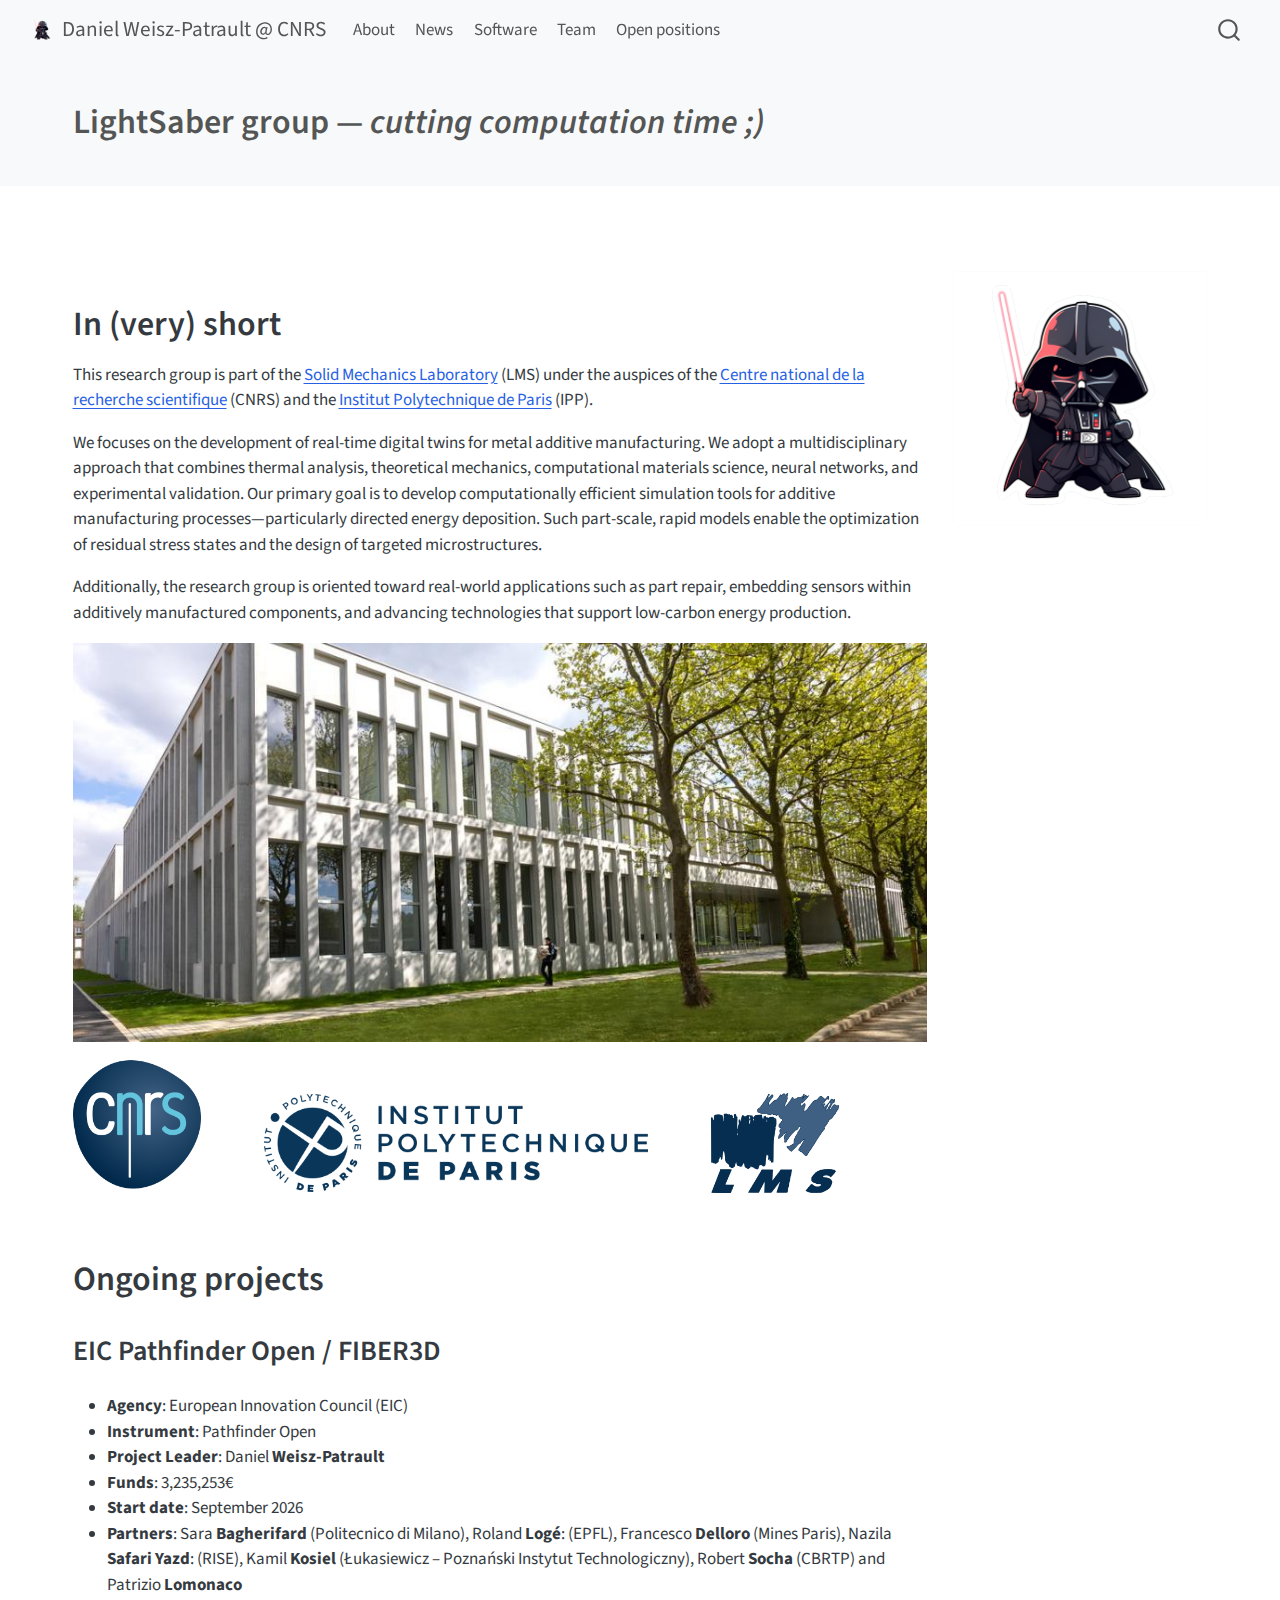
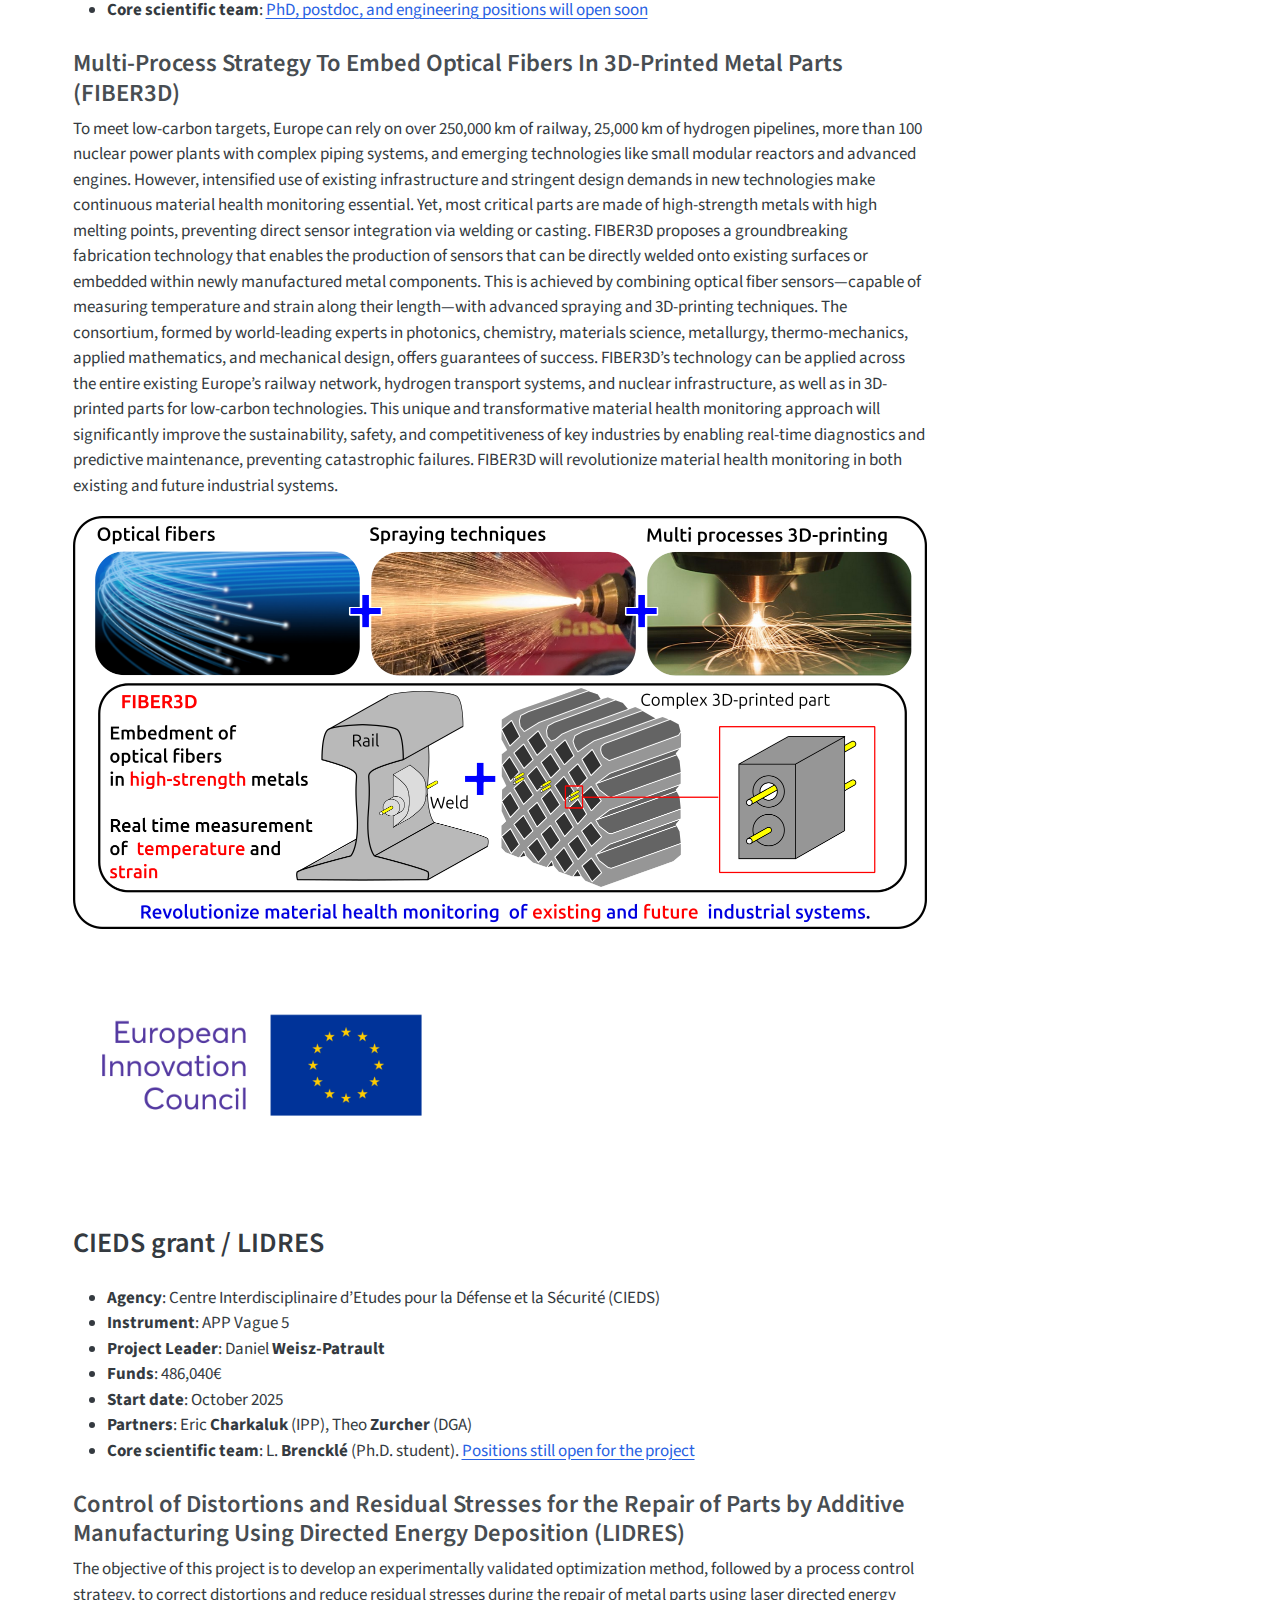
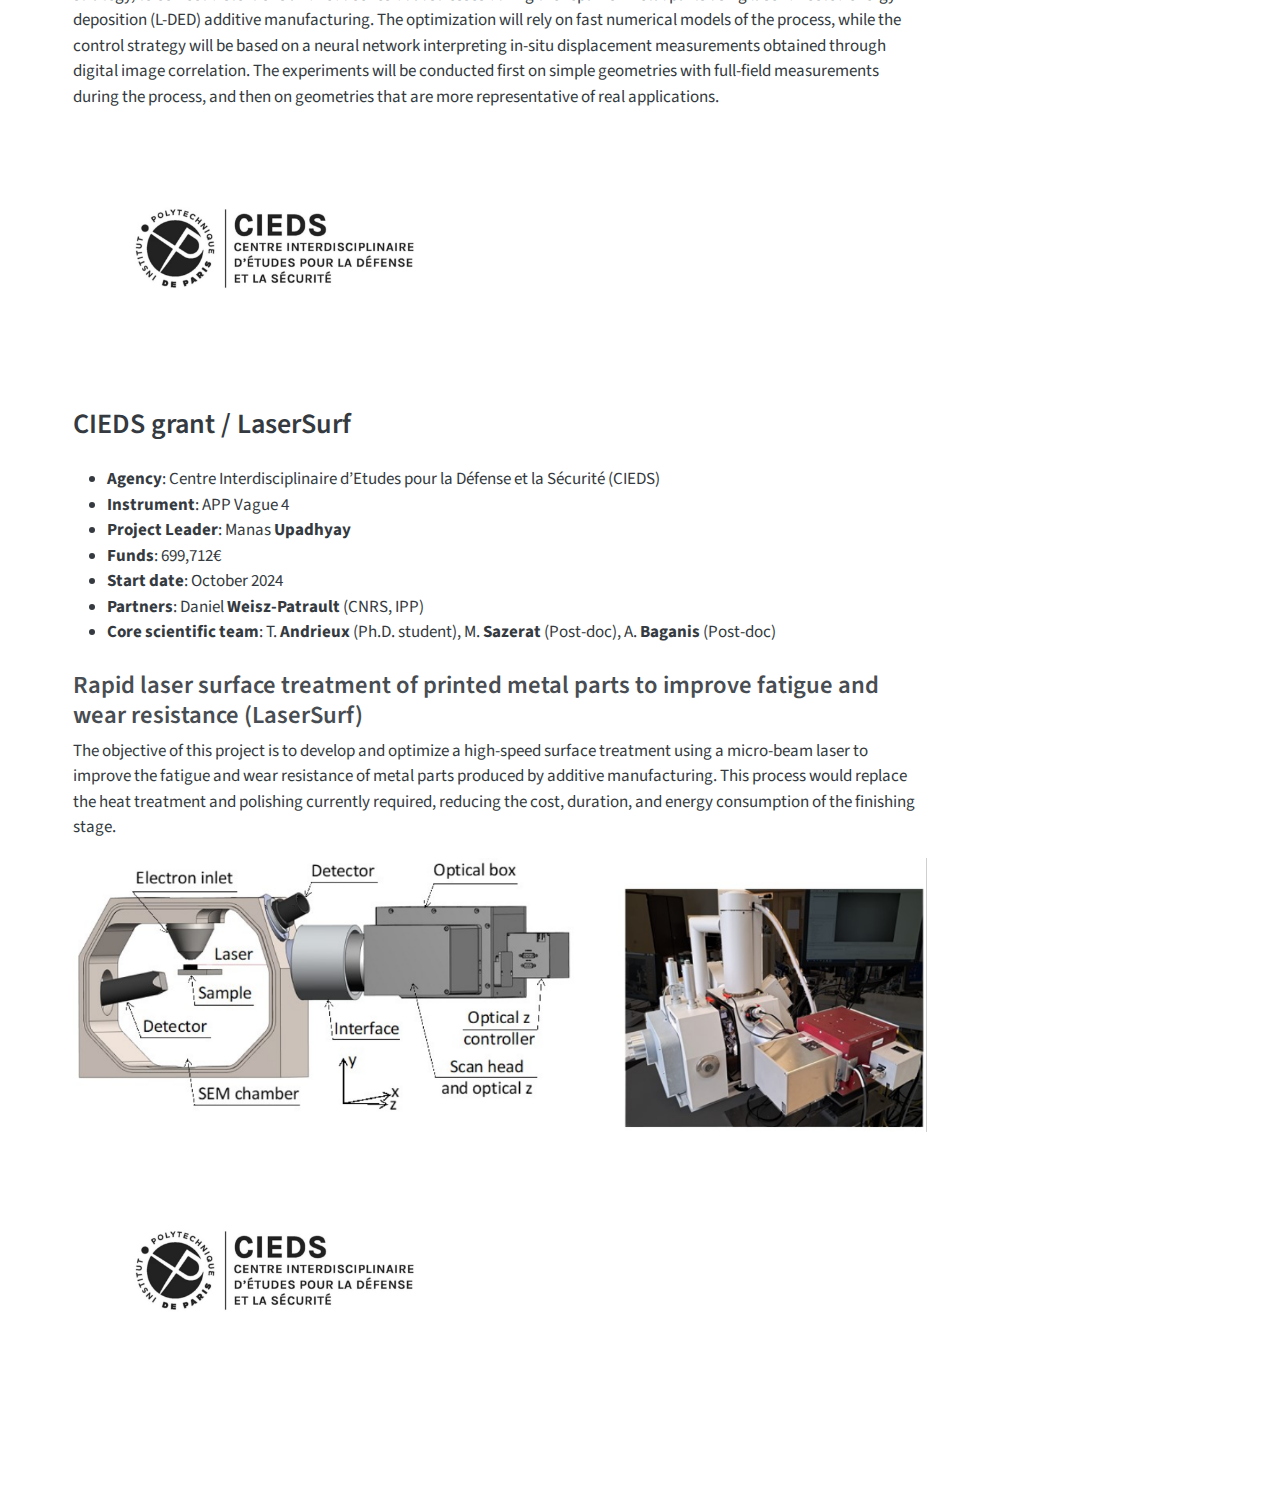
<file: docs/index.html>
<!DOCTYPE html>
<html xmlns="http://www.w3.org/1999/xhtml" lang="en" xml:lang="en"><head>

<meta charset="utf-8">
<meta name="generator" content="quarto-1.6.39">

<meta name="viewport" content="width=device-width, initial-scale=1.0, user-scalable=yes">


<title>LightSaber group — cutting computation time ;) – Daniel Weisz-Patrault @ CNRS</title>
<style>
code{white-space: pre-wrap;}
span.smallcaps{font-variant: small-caps;}
div.columns{display: flex; gap: min(4vw, 1.5em);}
div.column{flex: auto; overflow-x: auto;}
div.hanging-indent{margin-left: 1.5em; text-indent: -1.5em;}
ul.task-list{list-style: none;}
ul.task-list li input[type="checkbox"] {
  width: 0.8em;
  margin: 0 0.8em 0.2em -1em; /* quarto-specific, see https://github.com/quarto-dev/quarto-cli/issues/4556 */ 
  vertical-align: middle;
}
</style>


<script src="site_libs/quarto-nav/quarto-nav.js"></script>
<script src="site_libs/quarto-nav/headroom.min.js"></script>
<script src="site_libs/clipboard/clipboard.min.js"></script>
<script src="site_libs/quarto-search/autocomplete.umd.js"></script>
<script src="site_libs/quarto-search/fuse.min.js"></script>
<script src="site_libs/quarto-search/quarto-search.js"></script>
<meta name="quarto:offset" content="./">
<script src="site_libs/quarto-html/quarto.js"></script>
<script src="site_libs/quarto-html/popper.min.js"></script>
<script src="site_libs/quarto-html/tippy.umd.min.js"></script>
<link href="site_libs/quarto-html/tippy.css" rel="stylesheet">
<link href="site_libs/quarto-html/quarto-syntax-highlighting-e26003cea8cd680ca0c55a263523d882.css" rel="stylesheet" id="quarto-text-highlighting-styles">
<script src="site_libs/bootstrap/bootstrap.min.js"></script>
<link href="site_libs/bootstrap/bootstrap-icons.css" rel="stylesheet">
<link href="site_libs/bootstrap/bootstrap-46b681b3f63f90e84693ff330e95e404.min.css" rel="stylesheet" append-hash="true" id="quarto-bootstrap" data-mode="light">
<script src="site_libs/quarto-contrib/iconify-2.1.0/iconify-icon.min.js"></script>
<script id="quarto-search-options" type="application/json">{
  "location": "navbar",
  "copy-button": false,
  "collapse-after": 3,
  "panel-placement": "end",
  "type": "overlay",
  "limit": 50,
  "keyboard-shortcut": [
    "f",
    "/",
    "s"
  ],
  "show-item-context": false,
  "language": {
    "search-no-results-text": "No results",
    "search-matching-documents-text": "matching documents",
    "search-copy-link-title": "Copy link to search",
    "search-hide-matches-text": "Hide additional matches",
    "search-more-match-text": "more match in this document",
    "search-more-matches-text": "more matches in this document",
    "search-clear-button-title": "Clear",
    "search-text-placeholder": "",
    "search-detached-cancel-button-title": "Cancel",
    "search-submit-button-title": "Submit",
    "search-label": "Search"
  }
}</script>


<link rel="stylesheet" href="styles.css">
</head>

<body class="nav-fixed">

<div id="quarto-search-results"></div>
  <header id="quarto-header" class="headroom fixed-top quarto-banner">
    <nav class="navbar navbar-expand-lg " data-bs-theme="dark">
      <div class="navbar-container container-fluid">
      <div class="navbar-brand-container mx-auto">
    <a href="./index.html" class="navbar-brand navbar-brand-logo">
    <img src="./sources/images/profile_picture/avatar.png" alt="" class="navbar-logo">
    </a>
    <a class="navbar-brand" href="./index.html">
    <span class="navbar-title">Daniel Weisz-Patrault @ CNRS</span>
    </a>
  </div>
            <div id="quarto-search" class="" title="Search"></div>
          <button class="navbar-toggler" type="button" data-bs-toggle="collapse" data-bs-target="#navbarCollapse" aria-controls="navbarCollapse" role="menu" aria-expanded="false" aria-label="Toggle navigation" onclick="if (window.quartoToggleHeadroom) { window.quartoToggleHeadroom(); }">
  <span class="navbar-toggler-icon"></span>
</button>
          <div class="collapse navbar-collapse" id="navbarCollapse">
            <ul class="navbar-nav navbar-nav-scroll me-auto">
  <li class="nav-item">
    <a class="nav-link" href="./about.html"> 
<span class="menu-text">About</span></a>
  </li>  
  <li class="nav-item">
    <a class="nav-link" href="./news.html"> 
<span class="menu-text">News</span></a>
  </li>  
  <li class="nav-item">
    <a class="nav-link" href="./software.html"> 
<span class="menu-text">Software</span></a>
  </li>  
  <li class="nav-item">
    <a class="nav-link" href="./team.html"> 
<span class="menu-text">Team</span></a>
  </li>  
  <li class="nav-item">
    <a class="nav-link" href="./open.html"> 
<span class="menu-text">Open positions</span></a>
  </li>  
</ul>
            <ul class="navbar-nav navbar-nav-scroll ms-auto">
  <li class="nav-item">
    <a class="nav-link" href="https://cv.hal.science/daniel-weisz-patrault"> 
<span class="menu-text"><iconify-icon role="img" inline="" icon="academicons:hal" aria-label="Icon hal from academicons Iconify.design set." title="HAL" width="30"></iconify-icon></span></a>
  </li>  
  <li class="nav-item">
    <a class="nav-link" href="https://orcid.org/0000-0002-0523-6368"> 
<span class="menu-text"><iconify-icon role="img" inline="" icon="academicons:orcid" aria-label="Icon orcid from academicons Iconify.design set." title="ORCID" width="30"></iconify-icon></span></a>
  </li>  
  <li class="nav-item">
    <a class="nav-link" href="https://scholar.google.com/citations?user=HhG6KkwAAAAJ&amp;hl=fr&amp;oi=ao"> 
<span class="menu-text"><iconify-icon role="img" inline="" icon="academicons:google-scholar" aria-label="Icon google-scholar from academicons Iconify.design set." title="Google Scholar" width="30"></iconify-icon></span></a>
  </li>  
  <li class="nav-item">
    <a class="nav-link" href="https://www.scopus.com/authid/detail.uri?authorId=39362839700"> 
<span class="menu-text"><iconify-icon role="img" inline="" icon="academicons:scopus" aria-label="Icon scopus from academicons Iconify.design set." title="Scopus" width="30"></iconify-icon></span></a>
  </li>  
  <li class="nav-item">
    <a class="nav-link" href="https://www.linkedin.com/in/daniel-weisz-patrault-54b710341/"> 
<span class="menu-text"><iconify-icon role="img" inline="" icon="simple-icons:linkedin" aria-label="Icon linkedin from simple-icons Iconify.design set." title="LinkedIn" width="30"></iconify-icon></span></a>
  </li>  
  <li class="nav-item">
    <a class="nav-link" href="https://github.com/Weisz-Patrault"> 
<span class="menu-text"><iconify-icon role="img" inline="" icon="simple-icons:github" aria-label="Icon github from simple-icons Iconify.design set." title="GitHub" width="30"></iconify-icon></span></a>
  </li>  
</ul>
          </div> <!-- /navcollapse -->
            <div class="quarto-navbar-tools">
</div>
      </div> <!-- /container-fluid -->
    </nav>
</header>
<!-- content -->
<header id="title-block-header" class="quarto-title-block default page-columns page-full">
  <div class="quarto-title-banner page-columns page-full">
    <div class="quarto-title column-page">
      <h1 class="title">LightSaber group — <em>cutting computation time ;)</em></h1>
                      </div>
  </div>
  <div class="quarto-title-meta column-page">
    </div>
  </header><div id="quarto-content" class="quarto-container page-columns page-rows-contents page-layout-full page-navbar">
<!-- sidebar -->
<!-- margin-sidebar -->
    
<!-- main -->
<div class="quarto-about-solana column-page">
  <div class="about-entity">
    <div class="entity-contents">
       
      <div class="about-contents"><main class="content quarto-banner-title-block column-page" id="quarto-document-content">
<section id="in-very-short" class="level1">
<h1>In (very) short</h1>
<p>This research group is part of the <a href="https://lms.ip-paris.fr">Solid Mechanics Laboratory</a> (LMS) under the auspices of the <a href="https://www.cnrs.fr">Centre national de la recherche scientifique</a> (CNRS) and the <a href="https://www.ip-paris.fr">Institut Polytechnique de Paris</a> (IPP).</p>
<p>We focuses on the development of real-time digital twins for metal additive manufacturing. We adopt a multidisciplinary approach that combines thermal analysis, theoretical mechanics, computational materials science, neural networks, and experimental validation. Our primary goal is to develop computationally efficient simulation tools for additive manufacturing processes—particularly directed energy deposition. Such part-scale, rapid models enable the optimization of residual stress states and the design of targeted microstructures.</p>
<p>Additionally, the research group is oriented toward real-world applications such as part repair, embedding sensors within additively manufactured components, and advancing technologies that support low-carbon energy production.</p>
<p><img src="sources/images/others/bat_104.jpg" class="img-fluid" style="width:100.0%"></p>
<p><img src="sources/logos/logo_cnrs.png" class="img-fluid" style="width:15.0%"> &nbsp;&nbsp;&nbsp;&nbsp;&nbsp;&nbsp;&nbsp;&nbsp;&nbsp;&nbsp;&nbsp;&nbsp; &nbsp;&nbsp;&nbsp;&nbsp;&nbsp;&nbsp; <img src="sources/logos/ipp.png" class="img-fluid" style="width:45.0%"> &nbsp;&nbsp;&nbsp;&nbsp;&nbsp;&nbsp;&nbsp;&nbsp;&nbsp;&nbsp;&nbsp;&nbsp; &nbsp;&nbsp;&nbsp;&nbsp;&nbsp;&nbsp; <img src="sources/logos/logo_LMS.png" class="img-fluid" style="width:15.0%"></p>
</section>
<section id="ongoing-projects" class="level1">
<h1>Ongoing projects</h1>
<section id="eic-pathfinder-open-fiber3d" class="level2">
<h2 data-anchor-id="eic-pathfinder-open-fiber3d">EIC Pathfinder Open / FIBER3D</h2>
<ul>
<li><strong>Agency</strong>: European Innovation Council (EIC)</li>
<li><strong>Instrument</strong>: Pathfinder Open</li>
<li><strong>Project Leader</strong>: Daniel <strong>Weisz-Patrault</strong></li>
<li><strong>Funds</strong>: 3,235,253€</li>
<li><strong>Start date</strong>: September 2026</li>
<li><strong>Partners</strong>: Sara <strong>Bagherifard</strong> (Politecnico di Milano), Roland <strong>Logé</strong>: (EPFL), Francesco <strong>Delloro</strong> (Mines Paris), Nazila <strong>Safari Yazd</strong>: (RISE), Kamil <strong>Kosiel</strong> (Łukasiewicz – Poznański Instytut Technologiczny), Robert <strong>Socha</strong> (CBRTP) and Patrizio <strong>Lomonaco</strong></li>
<li><strong>Core scientific team</strong>: <a href="./open.html">PhD, postdoc, and engineering positions will open soon</a></li>
</ul>
<section id="multi-process-strategy-to-embed-optical-fibers-in-3d-printed-metal-parts-fiber3d" class="level3">
<h3 data-anchor-id="multi-process-strategy-to-embed-optical-fibers-in-3d-printed-metal-parts-fiber3d">Multi-Process Strategy To Embed Optical Fibers In 3D-Printed Metal Parts (FIBER3D)</h3>
<p>To meet low-carbon targets, Europe can rely on over 250,000 km of railway, 25,000 km of hydrogen pipelines, more than 100 nuclear power plants with complex piping systems, and emerging technologies like small modular reactors and advanced engines. However, intensified use of existing infrastructure and stringent design demands in new technologies make continuous material health monitoring essential. Yet, most critical parts are made of high-strength metals with high melting points, preventing direct sensor integration via welding or casting. FIBER3D proposes a groundbreaking fabrication technology that enables the production of sensors that can be directly welded onto existing surfaces or embedded within newly manufactured metal components. This is achieved by combining optical fiber sensors—capable of measuring temperature and strain along their length—with advanced spraying and 3D-printing techniques. The consortium, formed by world-leading experts in photonics, chemistry, materials science, metallurgy, thermo-mechanics, applied mathematics, and mechanical design, offers guarantees of success. FIBER3D’s technology can be applied across the entire existing Europe’s railway network, hydrogen transport systems, and nuclear infrastructure, as well as in 3D-printed parts for low-carbon technologies. This unique and transformative material health monitoring approach will significantly improve the sustainability, safety, and competitiveness of key industries by enabling real-time diagnostics and predictive maintenance, preventing catastrophic failures. FIBER3D will revolutionize material health monitoring in both existing and future industrial systems.</p>
<p><img src="sources/images/others/schema_intro.png" class="img-fluid" style="width:100.0%"></p>
<p><img src="sources/logos/eic_logo_thubnail.png" class="img-fluid" style="width:45.0%"></p>
</section>
</section>
<section id="cieds-grant-lidres" class="level2">
<h2 data-anchor-id="cieds-grant-lidres">CIEDS grant / LIDRES</h2>
<ul>
<li><strong>Agency</strong>: Centre Interdisciplinaire d’Etudes pour la Défense et la Sécurité (CIEDS)</li>
<li><strong>Instrument</strong>: APP Vague 5</li>
<li><strong>Project Leader</strong>: Daniel <strong>Weisz-Patrault</strong></li>
<li><strong>Funds</strong>: 486,040€</li>
<li><strong>Start date</strong>: October 2025</li>
<li><strong>Partners</strong>: Eric <strong>Charkaluk</strong> (IPP), Theo <strong>Zurcher</strong> (DGA)</li>
<li><strong>Core scientific team</strong>: L. <strong>Brencklé</strong> (Ph.D.&nbsp;student). <a href="./open.html">Positions still open for the project</a></li>
</ul>
<section id="control-of-distortions-and-residual-stresses-for-the-repair-of-parts-by-additive-manufacturing-using-directed-energy-deposition-lidres" class="level3">
<h3 data-anchor-id="control-of-distortions-and-residual-stresses-for-the-repair-of-parts-by-additive-manufacturing-using-directed-energy-deposition-lidres">Control of Distortions and Residual Stresses for the Repair of Parts by Additive Manufacturing Using Directed Energy Deposition (LIDRES)</h3>
<p>The objective of this project is to develop an experimentally validated optimization method, followed by a process control strategy, to correct distortions and reduce residual stresses during the repair of metal parts using laser directed energy deposition (L-DED) additive manufacturing. The optimization will rely on fast numerical models of the process, while the control strategy will be based on a neural network interpreting in-situ displacement measurements obtained through digital image correlation. The experiments will be conducted first on simple geometries with full-field measurements during the process, and then on geometries that are more representative of real applications.</p>
<p><img src="sources/logos/cieds_logo_thubnail.png" class="img-fluid" style="width:45.0%"></p>
</section>
</section>
<section id="cieds-grant-lasersurf" class="level2">
<h2 data-anchor-id="cieds-grant-lasersurf">CIEDS grant / LaserSurf</h2>
<ul>
<li><strong>Agency</strong>: Centre Interdisciplinaire d’Etudes pour la Défense et la Sécurité (CIEDS)</li>
<li><strong>Instrument</strong>: APP Vague 4</li>
<li><strong>Project Leader</strong>: Manas <strong>Upadhyay</strong></li>
<li><strong>Funds</strong>: 699,712€</li>
<li><strong>Start date</strong>: October 2024</li>
<li><strong>Partners</strong>: Daniel <strong>Weisz-Patrault</strong> (CNRS, IPP)</li>
<li><strong>Core scientific team</strong>: T. <strong>Andrieux</strong> (Ph.D.&nbsp;student), M. <strong>Sazerat</strong> (Post-doc), A. <strong>Baganis</strong> (Post-doc)</li>
</ul>
<section id="rapid-laser-surface-treatment-of-printed-metal-parts-to-improve-fatigue-and-wear-resistance-lasersurf" class="level3">
<h3 data-anchor-id="rapid-laser-surface-treatment-of-printed-metal-parts-to-improve-fatigue-and-wear-resistance-lasersurf">Rapid laser surface treatment of printed metal parts to improve fatigue and wear resistance (LaserSurf)</h3>
<p>The objective of this project is to develop and optimize a high-speed surface treatment using a micro-beam laser to improve the fatigue and wear resistance of metal parts produced by additive manufacturing. This process would replace the heat treatment and polishing currently required, reducing the cost, duration, and energy consumption of the finishing stage.</p>
<p><img src="sources/images/others/lasersurf_pic.png" class="img-fluid" style="width:100.0%"></p>
<p><img src="sources/logos/cieds_logo_thubnail.png" class="img-fluid" style="width:45.0%"></p>


</section>
</section>
</section>
</main></div>
    </div>
    <img src="sources/images/profile_picture/avatar.png" class="about-image
  rounded " style="width: 15em;">
  </div>
</div>
 <!-- /main -->
<script id="quarto-html-after-body" type="application/javascript">
window.document.addEventListener("DOMContentLoaded", function (event) {
  const toggleBodyColorMode = (bsSheetEl) => {
    const mode = bsSheetEl.getAttribute("data-mode");
    const bodyEl = window.document.querySelector("body");
    if (mode === "dark") {
      bodyEl.classList.add("quarto-dark");
      bodyEl.classList.remove("quarto-light");
    } else {
      bodyEl.classList.add("quarto-light");
      bodyEl.classList.remove("quarto-dark");
    }
  }
  const toggleBodyColorPrimary = () => {
    const bsSheetEl = window.document.querySelector("link#quarto-bootstrap");
    if (bsSheetEl) {
      toggleBodyColorMode(bsSheetEl);
    }
  }
  toggleBodyColorPrimary();  
  const isCodeAnnotation = (el) => {
    for (const clz of el.classList) {
      if (clz.startsWith('code-annotation-')) {                     
        return true;
      }
    }
    return false;
  }
  const onCopySuccess = function(e) {
    // button target
    const button = e.trigger;
    // don't keep focus
    button.blur();
    // flash "checked"
    button.classList.add('code-copy-button-checked');
    var currentTitle = button.getAttribute("title");
    button.setAttribute("title", "Copied!");
    let tooltip;
    if (window.bootstrap) {
      button.setAttribute("data-bs-toggle", "tooltip");
      button.setAttribute("data-bs-placement", "left");
      button.setAttribute("data-bs-title", "Copied!");
      tooltip = new bootstrap.Tooltip(button, 
        { trigger: "manual", 
          customClass: "code-copy-button-tooltip",
          offset: [0, -8]});
      tooltip.show();    
    }
    setTimeout(function() {
      if (tooltip) {
        tooltip.hide();
        button.removeAttribute("data-bs-title");
        button.removeAttribute("data-bs-toggle");
        button.removeAttribute("data-bs-placement");
      }
      button.setAttribute("title", currentTitle);
      button.classList.remove('code-copy-button-checked');
    }, 1000);
    // clear code selection
    e.clearSelection();
  }
  const getTextToCopy = function(trigger) {
      const codeEl = trigger.previousElementSibling.cloneNode(true);
      for (const childEl of codeEl.children) {
        if (isCodeAnnotation(childEl)) {
          childEl.remove();
        }
      }
      return codeEl.innerText;
  }
  const clipboard = new window.ClipboardJS('.code-copy-button:not([data-in-quarto-modal])', {
    text: getTextToCopy
  });
  clipboard.on('success', onCopySuccess);
  if (window.document.getElementById('quarto-embedded-source-code-modal')) {
    const clipboardModal = new window.ClipboardJS('.code-copy-button[data-in-quarto-modal]', {
      text: getTextToCopy,
      container: window.document.getElementById('quarto-embedded-source-code-modal')
    });
    clipboardModal.on('success', onCopySuccess);
  }
    var localhostRegex = new RegExp(/^(?:http|https):\/\/localhost\:?[0-9]*\//);
    var mailtoRegex = new RegExp(/^mailto:/);
      var filterRegex = new RegExp('/' + window.location.host + '/');
    var isInternal = (href) => {
        return filterRegex.test(href) || localhostRegex.test(href) || mailtoRegex.test(href);
    }
    // Inspect non-navigation links and adorn them if external
 	var links = window.document.querySelectorAll('a[href]:not(.nav-link):not(.navbar-brand):not(.toc-action):not(.sidebar-link):not(.sidebar-item-toggle):not(.pagination-link):not(.no-external):not([aria-hidden]):not(.dropdown-item):not(.quarto-navigation-tool):not(.about-link)');
    for (var i=0; i<links.length; i++) {
      const link = links[i];
      if (!isInternal(link.href)) {
        // undo the damage that might have been done by quarto-nav.js in the case of
        // links that we want to consider external
        if (link.dataset.originalHref !== undefined) {
          link.href = link.dataset.originalHref;
        }
      }
    }
  function tippyHover(el, contentFn, onTriggerFn, onUntriggerFn) {
    const config = {
      allowHTML: true,
      maxWidth: 500,
      delay: 100,
      arrow: false,
      appendTo: function(el) {
          return el.parentElement;
      },
      interactive: true,
      interactiveBorder: 10,
      theme: 'quarto',
      placement: 'bottom-start',
    };
    if (contentFn) {
      config.content = contentFn;
    }
    if (onTriggerFn) {
      config.onTrigger = onTriggerFn;
    }
    if (onUntriggerFn) {
      config.onUntrigger = onUntriggerFn;
    }
    window.tippy(el, config); 
  }
  const noterefs = window.document.querySelectorAll('a[role="doc-noteref"]');
  for (var i=0; i<noterefs.length; i++) {
    const ref = noterefs[i];
    tippyHover(ref, function() {
      // use id or data attribute instead here
      let href = ref.getAttribute('data-footnote-href') || ref.getAttribute('href');
      try { href = new URL(href).hash; } catch {}
      const id = href.replace(/^#\/?/, "");
      const note = window.document.getElementById(id);
      if (note) {
        return note.innerHTML;
      } else {
        return "";
      }
    });
  }
  const xrefs = window.document.querySelectorAll('a.quarto-xref');
  const processXRef = (id, note) => {
    // Strip column container classes
    const stripColumnClz = (el) => {
      el.classList.remove("page-full", "page-columns");
      if (el.children) {
        for (const child of el.children) {
          stripColumnClz(child);
        }
      }
    }
    stripColumnClz(note)
    if (id === null || id.startsWith('sec-')) {
      // Special case sections, only their first couple elements
      const container = document.createElement("div");
      if (note.children && note.children.length > 2) {
        container.appendChild(note.children[0].cloneNode(true));
        for (let i = 1; i < note.children.length; i++) {
          const child = note.children[i];
          if (child.tagName === "P" && child.innerText === "") {
            continue;
          } else {
            container.appendChild(child.cloneNode(true));
            break;
          }
        }
        if (window.Quarto?.typesetMath) {
          window.Quarto.typesetMath(container);
        }
        return container.innerHTML
      } else {
        if (window.Quarto?.typesetMath) {
          window.Quarto.typesetMath(note);
        }
        return note.innerHTML;
      }
    } else {
      // Remove any anchor links if they are present
      const anchorLink = note.querySelector('a.anchorjs-link');
      if (anchorLink) {
        anchorLink.remove();
      }
      if (window.Quarto?.typesetMath) {
        window.Quarto.typesetMath(note);
      }
      if (note.classList.contains("callout")) {
        return note.outerHTML;
      } else {
        return note.innerHTML;
      }
    }
  }
  for (var i=0; i<xrefs.length; i++) {
    const xref = xrefs[i];
    tippyHover(xref, undefined, function(instance) {
      instance.disable();
      let url = xref.getAttribute('href');
      let hash = undefined; 
      if (url.startsWith('#')) {
        hash = url;
      } else {
        try { hash = new URL(url).hash; } catch {}
      }
      if (hash) {
        const id = hash.replace(/^#\/?/, "");
        const note = window.document.getElementById(id);
        if (note !== null) {
          try {
            const html = processXRef(id, note.cloneNode(true));
            instance.setContent(html);
          } finally {
            instance.enable();
            instance.show();
          }
        } else {
          // See if we can fetch this
          fetch(url.split('#')[0])
          .then(res => res.text())
          .then(html => {
            const parser = new DOMParser();
            const htmlDoc = parser.parseFromString(html, "text/html");
            const note = htmlDoc.getElementById(id);
            if (note !== null) {
              const html = processXRef(id, note);
              instance.setContent(html);
            } 
          }).finally(() => {
            instance.enable();
            instance.show();
          });
        }
      } else {
        // See if we can fetch a full url (with no hash to target)
        // This is a special case and we should probably do some content thinning / targeting
        fetch(url)
        .then(res => res.text())
        .then(html => {
          const parser = new DOMParser();
          const htmlDoc = parser.parseFromString(html, "text/html");
          const note = htmlDoc.querySelector('main.content');
          if (note !== null) {
            // This should only happen for chapter cross references
            // (since there is no id in the URL)
            // remove the first header
            if (note.children.length > 0 && note.children[0].tagName === "HEADER") {
              note.children[0].remove();
            }
            const html = processXRef(null, note);
            instance.setContent(html);
          } 
        }).finally(() => {
          instance.enable();
          instance.show();
        });
      }
    }, function(instance) {
    });
  }
      let selectedAnnoteEl;
      const selectorForAnnotation = ( cell, annotation) => {
        let cellAttr = 'data-code-cell="' + cell + '"';
        let lineAttr = 'data-code-annotation="' +  annotation + '"';
        const selector = 'span[' + cellAttr + '][' + lineAttr + ']';
        return selector;
      }
      const selectCodeLines = (annoteEl) => {
        const doc = window.document;
        const targetCell = annoteEl.getAttribute("data-target-cell");
        const targetAnnotation = annoteEl.getAttribute("data-target-annotation");
        const annoteSpan = window.document.querySelector(selectorForAnnotation(targetCell, targetAnnotation));
        const lines = annoteSpan.getAttribute("data-code-lines").split(",");
        const lineIds = lines.map((line) => {
          return targetCell + "-" + line;
        })
        let top = null;
        let height = null;
        let parent = null;
        if (lineIds.length > 0) {
            //compute the position of the single el (top and bottom and make a div)
            const el = window.document.getElementById(lineIds[0]);
            top = el.offsetTop;
            height = el.offsetHeight;
            parent = el.parentElement.parentElement;
          if (lineIds.length > 1) {
            const lastEl = window.document.getElementById(lineIds[lineIds.length - 1]);
            const bottom = lastEl.offsetTop + lastEl.offsetHeight;
            height = bottom - top;
          }
          if (top !== null && height !== null && parent !== null) {
            // cook up a div (if necessary) and position it 
            let div = window.document.getElementById("code-annotation-line-highlight");
            if (div === null) {
              div = window.document.createElement("div");
              div.setAttribute("id", "code-annotation-line-highlight");
              div.style.position = 'absolute';
              parent.appendChild(div);
            }
            div.style.top = top - 2 + "px";
            div.style.height = height + 4 + "px";
            div.style.left = 0;
            let gutterDiv = window.document.getElementById("code-annotation-line-highlight-gutter");
            if (gutterDiv === null) {
              gutterDiv = window.document.createElement("div");
              gutterDiv.setAttribute("id", "code-annotation-line-highlight-gutter");
              gutterDiv.style.position = 'absolute';
              const codeCell = window.document.getElementById(targetCell);
              const gutter = codeCell.querySelector('.code-annotation-gutter');
              gutter.appendChild(gutterDiv);
            }
            gutterDiv.style.top = top - 2 + "px";
            gutterDiv.style.height = height + 4 + "px";
          }
          selectedAnnoteEl = annoteEl;
        }
      };
      const unselectCodeLines = () => {
        const elementsIds = ["code-annotation-line-highlight", "code-annotation-line-highlight-gutter"];
        elementsIds.forEach((elId) => {
          const div = window.document.getElementById(elId);
          if (div) {
            div.remove();
          }
        });
        selectedAnnoteEl = undefined;
      };
        // Handle positioning of the toggle
    window.addEventListener(
      "resize",
      throttle(() => {
        elRect = undefined;
        if (selectedAnnoteEl) {
          selectCodeLines(selectedAnnoteEl);
        }
      }, 10)
    );
    function throttle(fn, ms) {
    let throttle = false;
    let timer;
      return (...args) => {
        if(!throttle) { // first call gets through
            fn.apply(this, args);
            throttle = true;
        } else { // all the others get throttled
            if(timer) clearTimeout(timer); // cancel #2
            timer = setTimeout(() => {
              fn.apply(this, args);
              timer = throttle = false;
            }, ms);
        }
      };
    }
      // Attach click handler to the DT
      const annoteDls = window.document.querySelectorAll('dt[data-target-cell]');
      for (const annoteDlNode of annoteDls) {
        annoteDlNode.addEventListener('click', (event) => {
          const clickedEl = event.target;
          if (clickedEl !== selectedAnnoteEl) {
            unselectCodeLines();
            const activeEl = window.document.querySelector('dt[data-target-cell].code-annotation-active');
            if (activeEl) {
              activeEl.classList.remove('code-annotation-active');
            }
            selectCodeLines(clickedEl);
            clickedEl.classList.add('code-annotation-active');
          } else {
            // Unselect the line
            unselectCodeLines();
            clickedEl.classList.remove('code-annotation-active');
          }
        });
      }
  const findCites = (el) => {
    const parentEl = el.parentElement;
    if (parentEl) {
      const cites = parentEl.dataset.cites;
      if (cites) {
        return {
          el,
          cites: cites.split(' ')
        };
      } else {
        return findCites(el.parentElement)
      }
    } else {
      return undefined;
    }
  };
  var bibliorefs = window.document.querySelectorAll('a[role="doc-biblioref"]');
  for (var i=0; i<bibliorefs.length; i++) {
    const ref = bibliorefs[i];
    const citeInfo = findCites(ref);
    if (citeInfo) {
      tippyHover(citeInfo.el, function() {
        var popup = window.document.createElement('div');
        citeInfo.cites.forEach(function(cite) {
          var citeDiv = window.document.createElement('div');
          citeDiv.classList.add('hanging-indent');
          citeDiv.classList.add('csl-entry');
          var biblioDiv = window.document.getElementById('ref-' + cite);
          if (biblioDiv) {
            citeDiv.innerHTML = biblioDiv.innerHTML;
          }
          popup.appendChild(citeDiv);
        });
        return popup.innerHTML;
      });
    }
  }
});
</script>
</div> <!-- /content -->




</body></html>
</file>
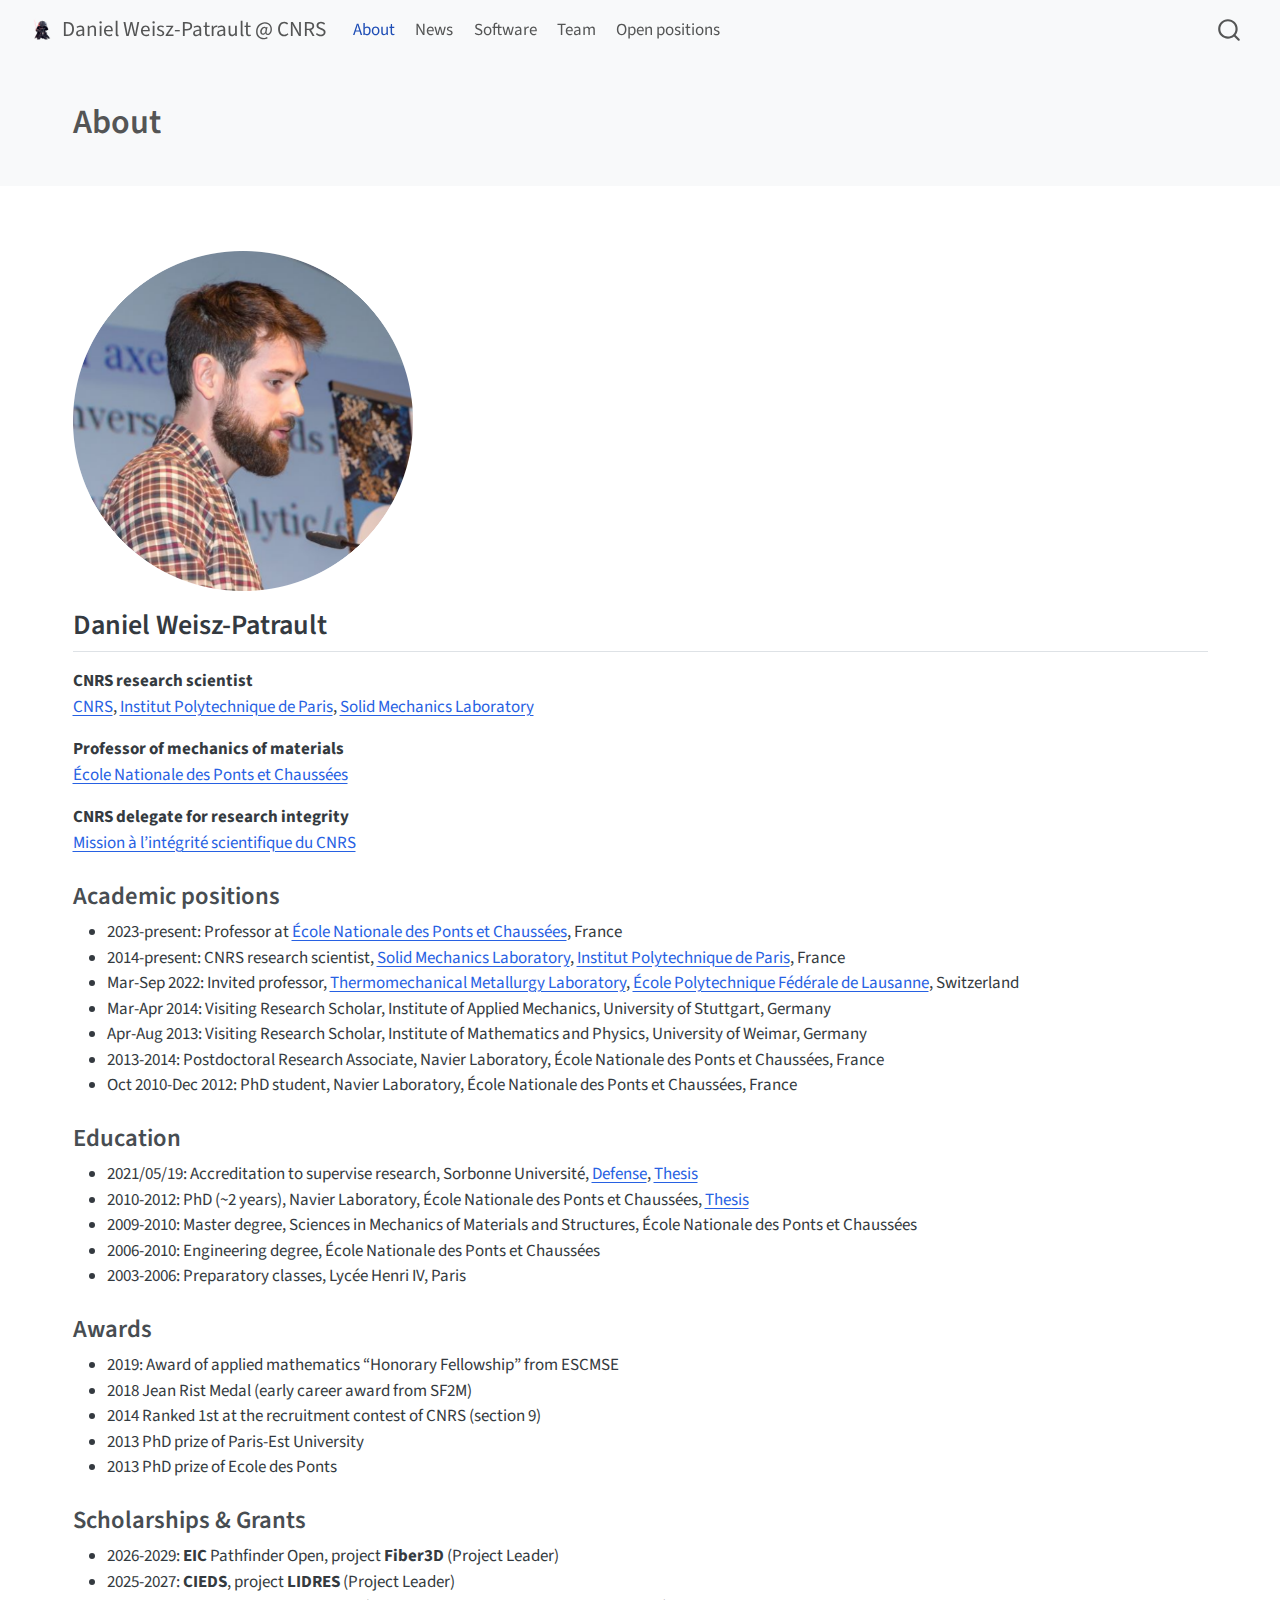
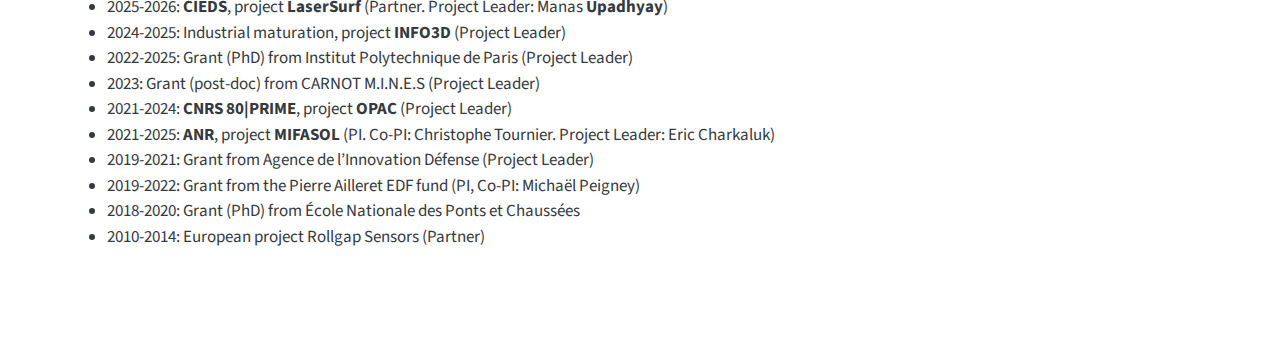
<file: docs/about.html>
<!DOCTYPE html>
<html xmlns="http://www.w3.org/1999/xhtml" lang="en" xml:lang="en"><head>

<meta charset="utf-8">
<meta name="generator" content="quarto-1.6.39">

<meta name="viewport" content="width=device-width, initial-scale=1.0, user-scalable=yes">


<title>About – Daniel Weisz-Patrault @ CNRS</title>
<style>
code{white-space: pre-wrap;}
span.smallcaps{font-variant: small-caps;}
div.columns{display: flex; gap: min(4vw, 1.5em);}
div.column{flex: auto; overflow-x: auto;}
div.hanging-indent{margin-left: 1.5em; text-indent: -1.5em;}
ul.task-list{list-style: none;}
ul.task-list li input[type="checkbox"] {
  width: 0.8em;
  margin: 0 0.8em 0.2em -1em; /* quarto-specific, see https://github.com/quarto-dev/quarto-cli/issues/4556 */ 
  vertical-align: middle;
}
</style>


<script src="site_libs/quarto-nav/quarto-nav.js"></script>
<script src="site_libs/quarto-nav/headroom.min.js"></script>
<script src="site_libs/clipboard/clipboard.min.js"></script>
<script src="site_libs/quarto-search/autocomplete.umd.js"></script>
<script src="site_libs/quarto-search/fuse.min.js"></script>
<script src="site_libs/quarto-search/quarto-search.js"></script>
<meta name="quarto:offset" content="./">
<script src="site_libs/quarto-html/quarto.js"></script>
<script src="site_libs/quarto-html/popper.min.js"></script>
<script src="site_libs/quarto-html/tippy.umd.min.js"></script>
<script src="site_libs/quarto-html/anchor.min.js"></script>
<link href="site_libs/quarto-html/tippy.css" rel="stylesheet">
<link href="site_libs/quarto-html/quarto-syntax-highlighting-e26003cea8cd680ca0c55a263523d882.css" rel="stylesheet" id="quarto-text-highlighting-styles">
<script src="site_libs/bootstrap/bootstrap.min.js"></script>
<link href="site_libs/bootstrap/bootstrap-icons.css" rel="stylesheet">
<link href="site_libs/bootstrap/bootstrap-46b681b3f63f90e84693ff330e95e404.min.css" rel="stylesheet" append-hash="true" id="quarto-bootstrap" data-mode="light">
<script src="site_libs/quarto-contrib/iconify-2.1.0/iconify-icon.min.js"></script>
<script id="quarto-search-options" type="application/json">{
  "location": "navbar",
  "copy-button": false,
  "collapse-after": 3,
  "panel-placement": "end",
  "type": "overlay",
  "limit": 50,
  "keyboard-shortcut": [
    "f",
    "/",
    "s"
  ],
  "show-item-context": false,
  "language": {
    "search-no-results-text": "No results",
    "search-matching-documents-text": "matching documents",
    "search-copy-link-title": "Copy link to search",
    "search-hide-matches-text": "Hide additional matches",
    "search-more-match-text": "more match in this document",
    "search-more-matches-text": "more matches in this document",
    "search-clear-button-title": "Clear",
    "search-text-placeholder": "",
    "search-detached-cancel-button-title": "Cancel",
    "search-submit-button-title": "Submit",
    "search-label": "Search"
  }
}</script>


<link rel="stylesheet" href="styles.css">
</head>

<body class="nav-fixed">

<div id="quarto-search-results"></div>
  <header id="quarto-header" class="headroom fixed-top quarto-banner">
    <nav class="navbar navbar-expand-lg " data-bs-theme="dark">
      <div class="navbar-container container-fluid">
      <div class="navbar-brand-container mx-auto">
    <a href="./index.html" class="navbar-brand navbar-brand-logo">
    <img src="./sources/images/profile_picture/avatar.png" alt="" class="navbar-logo">
    </a>
    <a class="navbar-brand" href="./index.html">
    <span class="navbar-title">Daniel Weisz-Patrault @ CNRS</span>
    </a>
  </div>
            <div id="quarto-search" class="" title="Search"></div>
          <button class="navbar-toggler" type="button" data-bs-toggle="collapse" data-bs-target="#navbarCollapse" aria-controls="navbarCollapse" role="menu" aria-expanded="false" aria-label="Toggle navigation" onclick="if (window.quartoToggleHeadroom) { window.quartoToggleHeadroom(); }">
  <span class="navbar-toggler-icon"></span>
</button>
          <div class="collapse navbar-collapse" id="navbarCollapse">
            <ul class="navbar-nav navbar-nav-scroll me-auto">
  <li class="nav-item">
    <a class="nav-link active" href="./about.html" aria-current="page"> 
<span class="menu-text">About</span></a>
  </li>  
  <li class="nav-item">
    <a class="nav-link" href="./news.html"> 
<span class="menu-text">News</span></a>
  </li>  
  <li class="nav-item">
    <a class="nav-link" href="./software.html"> 
<span class="menu-text">Software</span></a>
  </li>  
  <li class="nav-item">
    <a class="nav-link" href="./team.html"> 
<span class="menu-text">Team</span></a>
  </li>  
  <li class="nav-item">
    <a class="nav-link" href="./open.html"> 
<span class="menu-text">Open positions</span></a>
  </li>  
</ul>
            <ul class="navbar-nav navbar-nav-scroll ms-auto">
  <li class="nav-item">
    <a class="nav-link" href="https://cv.hal.science/daniel-weisz-patrault"> 
<span class="menu-text"><iconify-icon role="img" inline="" icon="academicons:hal" aria-label="Icon hal from academicons Iconify.design set." title="HAL" width="30"></iconify-icon></span></a>
  </li>  
  <li class="nav-item">
    <a class="nav-link" href="https://orcid.org/0000-0002-0523-6368"> 
<span class="menu-text"><iconify-icon role="img" inline="" icon="academicons:orcid" aria-label="Icon orcid from academicons Iconify.design set." title="ORCID" width="30"></iconify-icon></span></a>
  </li>  
  <li class="nav-item">
    <a class="nav-link" href="https://scholar.google.com/citations?user=HhG6KkwAAAAJ&amp;hl=fr&amp;oi=ao"> 
<span class="menu-text"><iconify-icon role="img" inline="" icon="academicons:google-scholar" aria-label="Icon google-scholar from academicons Iconify.design set." title="Google Scholar" width="30"></iconify-icon></span></a>
  </li>  
  <li class="nav-item">
    <a class="nav-link" href="https://www.scopus.com/authid/detail.uri?authorId=39362839700"> 
<span class="menu-text"><iconify-icon role="img" inline="" icon="academicons:scopus" aria-label="Icon scopus from academicons Iconify.design set." title="Scopus" width="30"></iconify-icon></span></a>
  </li>  
  <li class="nav-item">
    <a class="nav-link" href="https://www.linkedin.com/in/daniel-weisz-patrault-54b710341/"> 
<span class="menu-text"><iconify-icon role="img" inline="" icon="simple-icons:linkedin" aria-label="Icon linkedin from simple-icons Iconify.design set." title="LinkedIn" width="30"></iconify-icon></span></a>
  </li>  
  <li class="nav-item">
    <a class="nav-link" href="https://github.com/Weisz-Patrault"> 
<span class="menu-text"><iconify-icon role="img" inline="" icon="simple-icons:github" aria-label="Icon github from simple-icons Iconify.design set." title="GitHub" width="30"></iconify-icon></span></a>
  </li>  
</ul>
          </div> <!-- /navcollapse -->
            <div class="quarto-navbar-tools">
</div>
      </div> <!-- /container-fluid -->
    </nav>
</header>
<!-- content -->
<header id="title-block-header" class="quarto-title-block default page-columns page-full">
  <div class="quarto-title-banner page-columns page-full">
    <div class="quarto-title column-page">
      <h1 class="title">About</h1>
                      </div>
  </div>
    
  
  <div class="quarto-title-meta column-page">

      
    
      
    </div>
    
  
  </header><div id="quarto-content" class="quarto-container page-columns page-rows-contents page-layout-full page-navbar">
<!-- sidebar -->
<!-- margin-sidebar -->
    
<!-- main -->
<main class="content quarto-banner-title-block column-page" id="quarto-document-content">





<p><img src="sources/images/profile_picture/daniel_weisz-patrault_id.png" class="img-fluid" style="width:30.0%"></p>
<section id="daniel-weisz-patrault" class="level2">
<h2 class="anchored" data-anchor-id="daniel-weisz-patrault">Daniel Weisz-Patrault</h2>
<p><strong>CNRS research scientist</strong><br>
<a href="https://www.cnrs.fr">CNRS</a>, <a href="https://www.ip-paris.fr">Institut Polytechnique de Paris</a>, <a href="https://lms.ip-paris.fr">Solid Mechanics Laboratory</a></p>
<p><strong>Professor of mechanics of materials</strong><br>
<a href="https://ecoledesponts.fr">École Nationale des Ponts et Chaussées</a></p>
<p><strong>CNRS delegate for research integrity</strong><br>
<a href="https://mis.cnrs.fr/mis/">Mission à l’intégrité scientifique du CNRS</a></p>
<section id="academic-positions" class="level3">
<h3 class="anchored" data-anchor-id="academic-positions">Academic positions</h3>
<ul>
<li>2023-present: Professor at <a href="https://ecoledesponts.fr">École Nationale des Ponts et Chaussées</a>, France</li>
<li>2014-present: CNRS research scientist, <a href="https://lms.ip-paris.fr">Solid Mechanics Laboratory</a>, <a href="https://www.ip-paris.fr">Institut Polytechnique de Paris</a>, France</li>
<li>Mar-Sep 2022: Invited professor, <a href="https://www.epfl.ch/labs/lmtm/">Thermomechanical Metallurgy Laboratory</a>, <a href="https://www.epfl.ch">École Polytechnique Fédérale de Lausanne</a>, Switzerland</li>
<li>Mar-Apr 2014: Visiting Research Scholar, Institute of Applied Mechanics, University of Stuttgart, Germany</li>
<li>Apr-Aug 2013: Visiting Research Scholar, Institute of Mathematics and Physics, University of Weimar, Germany</li>
<li>2013-2014: Postdoctoral Research Associate, Navier Laboratory, École Nationale des Ponts et Chaussées, France</li>
<li>Oct 2010-Dec 2012: PhD student, Navier Laboratory, École Nationale des Ponts et Chaussées, France</li>
</ul>
</section>
<section id="education" class="level3">
<h3 class="anchored" data-anchor-id="education">Education</h3>
<ul>
<li>2021/05/19: Accreditation to supervise research, Sorbonne Université, <a href="https://www.youtube.com/watch?v=QBM6bM7YTag">Defense</a>, <a href="https://hal.archives-ouvertes.fr/tel-03235558">Thesis</a><br>
</li>
<li>2010-2012: PhD (~2 years), Navier Laboratory, École Nationale des Ponts et Chaussées, <a href="https://www.theses.fr/2012PEST1171/abes">Thesis</a><br>
</li>
<li>2009-2010: Master degree, Sciences in Mechanics of Materials and Structures, École Nationale des Ponts et Chaussées</li>
<li>2006-2010: Engineering degree, École Nationale des Ponts et Chaussées</li>
<li>2003-2006: Preparatory classes, Lycée Henri IV, Paris</li>
</ul>
</section>
<section id="awards" class="level3">
<h3 class="anchored" data-anchor-id="awards">Awards</h3>
<ul>
<li>2019: Award of applied mathematics “Honorary Fellowship” from ESCMSE</li>
<li>2018 Jean Rist Medal (early career award from SF2M)</li>
<li>2014 Ranked 1st at the recruitment contest of CNRS (section 9)</li>
<li>2013 PhD prize of Paris-Est University</li>
<li>2013 PhD prize of Ecole des Ponts</li>
</ul>
</section>
<section id="scholarships-grants" class="level3">
<h3 class="anchored" data-anchor-id="scholarships-grants">Scholarships &amp; Grants</h3>
<ul>
<li>2026-2029: <strong>EIC</strong> Pathfinder Open, project <strong>Fiber3D</strong> (Project Leader)<br>
</li>
<li>2025-2027: <strong>CIEDS</strong>, project <strong>LIDRES</strong> (Project Leader)<br>
</li>
<li>2025-2026: <strong>CIEDS</strong>, project <strong>LaserSurf</strong> (Partner. Project Leader: Manas <strong>Upadhyay</strong>)<br>
</li>
<li>2024-2025: Industrial maturation, project <strong>INFO3D</strong> (Project Leader)<br>
</li>
<li>2022-2025: Grant (PhD) from Institut Polytechnique de Paris (Project Leader)<br>
</li>
<li>2023: Grant (post-doc) from CARNOT M.I.N.E.S (Project Leader)<br>
</li>
<li>2021-2024: <strong>CNRS 80|PRIME</strong>, project <strong>OPAC</strong> (Project Leader)<br>
</li>
<li>2021-2025: <strong>ANR</strong>, project <strong>MIFASOL</strong> (PI. Co-PI: Christophe Tournier. Project Leader: Eric Charkaluk)<br>
</li>
<li>2019-2021: Grant from Agence de l’Innovation Défense (Project Leader)<br>
</li>
<li>2019-2022: Grant from the Pierre Ailleret EDF fund (PI, Co-PI: Michaël Peigney)<br>
</li>
<li>2018-2020: Grant (PhD) from École Nationale des Ponts et Chaussées<br>
</li>
<li>2010-2014: European project Rollgap Sensors (Partner)</li>
</ul>


</section>
</section>

</main> <!-- /main -->
<script id="quarto-html-after-body" type="application/javascript">
window.document.addEventListener("DOMContentLoaded", function (event) {
  const toggleBodyColorMode = (bsSheetEl) => {
    const mode = bsSheetEl.getAttribute("data-mode");
    const bodyEl = window.document.querySelector("body");
    if (mode === "dark") {
      bodyEl.classList.add("quarto-dark");
      bodyEl.classList.remove("quarto-light");
    } else {
      bodyEl.classList.add("quarto-light");
      bodyEl.classList.remove("quarto-dark");
    }
  }
  const toggleBodyColorPrimary = () => {
    const bsSheetEl = window.document.querySelector("link#quarto-bootstrap");
    if (bsSheetEl) {
      toggleBodyColorMode(bsSheetEl);
    }
  }
  toggleBodyColorPrimary();  
  const icon = "";
  const anchorJS = new window.AnchorJS();
  anchorJS.options = {
    placement: 'right',
    icon: icon
  };
  anchorJS.add('.anchored');
  const isCodeAnnotation = (el) => {
    for (const clz of el.classList) {
      if (clz.startsWith('code-annotation-')) {                     
        return true;
      }
    }
    return false;
  }
  const onCopySuccess = function(e) {
    // button target
    const button = e.trigger;
    // don't keep focus
    button.blur();
    // flash "checked"
    button.classList.add('code-copy-button-checked');
    var currentTitle = button.getAttribute("title");
    button.setAttribute("title", "Copied!");
    let tooltip;
    if (window.bootstrap) {
      button.setAttribute("data-bs-toggle", "tooltip");
      button.setAttribute("data-bs-placement", "left");
      button.setAttribute("data-bs-title", "Copied!");
      tooltip = new bootstrap.Tooltip(button, 
        { trigger: "manual", 
          customClass: "code-copy-button-tooltip",
          offset: [0, -8]});
      tooltip.show();    
    }
    setTimeout(function() {
      if (tooltip) {
        tooltip.hide();
        button.removeAttribute("data-bs-title");
        button.removeAttribute("data-bs-toggle");
        button.removeAttribute("data-bs-placement");
      }
      button.setAttribute("title", currentTitle);
      button.classList.remove('code-copy-button-checked');
    }, 1000);
    // clear code selection
    e.clearSelection();
  }
  const getTextToCopy = function(trigger) {
      const codeEl = trigger.previousElementSibling.cloneNode(true);
      for (const childEl of codeEl.children) {
        if (isCodeAnnotation(childEl)) {
          childEl.remove();
        }
      }
      return codeEl.innerText;
  }
  const clipboard = new window.ClipboardJS('.code-copy-button:not([data-in-quarto-modal])', {
    text: getTextToCopy
  });
  clipboard.on('success', onCopySuccess);
  if (window.document.getElementById('quarto-embedded-source-code-modal')) {
    const clipboardModal = new window.ClipboardJS('.code-copy-button[data-in-quarto-modal]', {
      text: getTextToCopy,
      container: window.document.getElementById('quarto-embedded-source-code-modal')
    });
    clipboardModal.on('success', onCopySuccess);
  }
    var localhostRegex = new RegExp(/^(?:http|https):\/\/localhost\:?[0-9]*\//);
    var mailtoRegex = new RegExp(/^mailto:/);
      var filterRegex = new RegExp('/' + window.location.host + '/');
    var isInternal = (href) => {
        return filterRegex.test(href) || localhostRegex.test(href) || mailtoRegex.test(href);
    }
    // Inspect non-navigation links and adorn them if external
 	var links = window.document.querySelectorAll('a[href]:not(.nav-link):not(.navbar-brand):not(.toc-action):not(.sidebar-link):not(.sidebar-item-toggle):not(.pagination-link):not(.no-external):not([aria-hidden]):not(.dropdown-item):not(.quarto-navigation-tool):not(.about-link)');
    for (var i=0; i<links.length; i++) {
      const link = links[i];
      if (!isInternal(link.href)) {
        // undo the damage that might have been done by quarto-nav.js in the case of
        // links that we want to consider external
        if (link.dataset.originalHref !== undefined) {
          link.href = link.dataset.originalHref;
        }
      }
    }
  function tippyHover(el, contentFn, onTriggerFn, onUntriggerFn) {
    const config = {
      allowHTML: true,
      maxWidth: 500,
      delay: 100,
      arrow: false,
      appendTo: function(el) {
          return el.parentElement;
      },
      interactive: true,
      interactiveBorder: 10,
      theme: 'quarto',
      placement: 'bottom-start',
    };
    if (contentFn) {
      config.content = contentFn;
    }
    if (onTriggerFn) {
      config.onTrigger = onTriggerFn;
    }
    if (onUntriggerFn) {
      config.onUntrigger = onUntriggerFn;
    }
    window.tippy(el, config); 
  }
  const noterefs = window.document.querySelectorAll('a[role="doc-noteref"]');
  for (var i=0; i<noterefs.length; i++) {
    const ref = noterefs[i];
    tippyHover(ref, function() {
      // use id or data attribute instead here
      let href = ref.getAttribute('data-footnote-href') || ref.getAttribute('href');
      try { href = new URL(href).hash; } catch {}
      const id = href.replace(/^#\/?/, "");
      const note = window.document.getElementById(id);
      if (note) {
        return note.innerHTML;
      } else {
        return "";
      }
    });
  }
  const xrefs = window.document.querySelectorAll('a.quarto-xref');
  const processXRef = (id, note) => {
    // Strip column container classes
    const stripColumnClz = (el) => {
      el.classList.remove("page-full", "page-columns");
      if (el.children) {
        for (const child of el.children) {
          stripColumnClz(child);
        }
      }
    }
    stripColumnClz(note)
    if (id === null || id.startsWith('sec-')) {
      // Special case sections, only their first couple elements
      const container = document.createElement("div");
      if (note.children && note.children.length > 2) {
        container.appendChild(note.children[0].cloneNode(true));
        for (let i = 1; i < note.children.length; i++) {
          const child = note.children[i];
          if (child.tagName === "P" && child.innerText === "") {
            continue;
          } else {
            container.appendChild(child.cloneNode(true));
            break;
          }
        }
        if (window.Quarto?.typesetMath) {
          window.Quarto.typesetMath(container);
        }
        return container.innerHTML
      } else {
        if (window.Quarto?.typesetMath) {
          window.Quarto.typesetMath(note);
        }
        return note.innerHTML;
      }
    } else {
      // Remove any anchor links if they are present
      const anchorLink = note.querySelector('a.anchorjs-link');
      if (anchorLink) {
        anchorLink.remove();
      }
      if (window.Quarto?.typesetMath) {
        window.Quarto.typesetMath(note);
      }
      if (note.classList.contains("callout")) {
        return note.outerHTML;
      } else {
        return note.innerHTML;
      }
    }
  }
  for (var i=0; i<xrefs.length; i++) {
    const xref = xrefs[i];
    tippyHover(xref, undefined, function(instance) {
      instance.disable();
      let url = xref.getAttribute('href');
      let hash = undefined; 
      if (url.startsWith('#')) {
        hash = url;
      } else {
        try { hash = new URL(url).hash; } catch {}
      }
      if (hash) {
        const id = hash.replace(/^#\/?/, "");
        const note = window.document.getElementById(id);
        if (note !== null) {
          try {
            const html = processXRef(id, note.cloneNode(true));
            instance.setContent(html);
          } finally {
            instance.enable();
            instance.show();
          }
        } else {
          // See if we can fetch this
          fetch(url.split('#')[0])
          .then(res => res.text())
          .then(html => {
            const parser = new DOMParser();
            const htmlDoc = parser.parseFromString(html, "text/html");
            const note = htmlDoc.getElementById(id);
            if (note !== null) {
              const html = processXRef(id, note);
              instance.setContent(html);
            } 
          }).finally(() => {
            instance.enable();
            instance.show();
          });
        }
      } else {
        // See if we can fetch a full url (with no hash to target)
        // This is a special case and we should probably do some content thinning / targeting
        fetch(url)
        .then(res => res.text())
        .then(html => {
          const parser = new DOMParser();
          const htmlDoc = parser.parseFromString(html, "text/html");
          const note = htmlDoc.querySelector('main.content');
          if (note !== null) {
            // This should only happen for chapter cross references
            // (since there is no id in the URL)
            // remove the first header
            if (note.children.length > 0 && note.children[0].tagName === "HEADER") {
              note.children[0].remove();
            }
            const html = processXRef(null, note);
            instance.setContent(html);
          } 
        }).finally(() => {
          instance.enable();
          instance.show();
        });
      }
    }, function(instance) {
    });
  }
      let selectedAnnoteEl;
      const selectorForAnnotation = ( cell, annotation) => {
        let cellAttr = 'data-code-cell="' + cell + '"';
        let lineAttr = 'data-code-annotation="' +  annotation + '"';
        const selector = 'span[' + cellAttr + '][' + lineAttr + ']';
        return selector;
      }
      const selectCodeLines = (annoteEl) => {
        const doc = window.document;
        const targetCell = annoteEl.getAttribute("data-target-cell");
        const targetAnnotation = annoteEl.getAttribute("data-target-annotation");
        const annoteSpan = window.document.querySelector(selectorForAnnotation(targetCell, targetAnnotation));
        const lines = annoteSpan.getAttribute("data-code-lines").split(",");
        const lineIds = lines.map((line) => {
          return targetCell + "-" + line;
        })
        let top = null;
        let height = null;
        let parent = null;
        if (lineIds.length > 0) {
            //compute the position of the single el (top and bottom and make a div)
            const el = window.document.getElementById(lineIds[0]);
            top = el.offsetTop;
            height = el.offsetHeight;
            parent = el.parentElement.parentElement;
          if (lineIds.length > 1) {
            const lastEl = window.document.getElementById(lineIds[lineIds.length - 1]);
            const bottom = lastEl.offsetTop + lastEl.offsetHeight;
            height = bottom - top;
          }
          if (top !== null && height !== null && parent !== null) {
            // cook up a div (if necessary) and position it 
            let div = window.document.getElementById("code-annotation-line-highlight");
            if (div === null) {
              div = window.document.createElement("div");
              div.setAttribute("id", "code-annotation-line-highlight");
              div.style.position = 'absolute';
              parent.appendChild(div);
            }
            div.style.top = top - 2 + "px";
            div.style.height = height + 4 + "px";
            div.style.left = 0;
            let gutterDiv = window.document.getElementById("code-annotation-line-highlight-gutter");
            if (gutterDiv === null) {
              gutterDiv = window.document.createElement("div");
              gutterDiv.setAttribute("id", "code-annotation-line-highlight-gutter");
              gutterDiv.style.position = 'absolute';
              const codeCell = window.document.getElementById(targetCell);
              const gutter = codeCell.querySelector('.code-annotation-gutter');
              gutter.appendChild(gutterDiv);
            }
            gutterDiv.style.top = top - 2 + "px";
            gutterDiv.style.height = height + 4 + "px";
          }
          selectedAnnoteEl = annoteEl;
        }
      };
      const unselectCodeLines = () => {
        const elementsIds = ["code-annotation-line-highlight", "code-annotation-line-highlight-gutter"];
        elementsIds.forEach((elId) => {
          const div = window.document.getElementById(elId);
          if (div) {
            div.remove();
          }
        });
        selectedAnnoteEl = undefined;
      };
        // Handle positioning of the toggle
    window.addEventListener(
      "resize",
      throttle(() => {
        elRect = undefined;
        if (selectedAnnoteEl) {
          selectCodeLines(selectedAnnoteEl);
        }
      }, 10)
    );
    function throttle(fn, ms) {
    let throttle = false;
    let timer;
      return (...args) => {
        if(!throttle) { // first call gets through
            fn.apply(this, args);
            throttle = true;
        } else { // all the others get throttled
            if(timer) clearTimeout(timer); // cancel #2
            timer = setTimeout(() => {
              fn.apply(this, args);
              timer = throttle = false;
            }, ms);
        }
      };
    }
      // Attach click handler to the DT
      const annoteDls = window.document.querySelectorAll('dt[data-target-cell]');
      for (const annoteDlNode of annoteDls) {
        annoteDlNode.addEventListener('click', (event) => {
          const clickedEl = event.target;
          if (clickedEl !== selectedAnnoteEl) {
            unselectCodeLines();
            const activeEl = window.document.querySelector('dt[data-target-cell].code-annotation-active');
            if (activeEl) {
              activeEl.classList.remove('code-annotation-active');
            }
            selectCodeLines(clickedEl);
            clickedEl.classList.add('code-annotation-active');
          } else {
            // Unselect the line
            unselectCodeLines();
            clickedEl.classList.remove('code-annotation-active');
          }
        });
      }
  const findCites = (el) => {
    const parentEl = el.parentElement;
    if (parentEl) {
      const cites = parentEl.dataset.cites;
      if (cites) {
        return {
          el,
          cites: cites.split(' ')
        };
      } else {
        return findCites(el.parentElement)
      }
    } else {
      return undefined;
    }
  };
  var bibliorefs = window.document.querySelectorAll('a[role="doc-biblioref"]');
  for (var i=0; i<bibliorefs.length; i++) {
    const ref = bibliorefs[i];
    const citeInfo = findCites(ref);
    if (citeInfo) {
      tippyHover(citeInfo.el, function() {
        var popup = window.document.createElement('div');
        citeInfo.cites.forEach(function(cite) {
          var citeDiv = window.document.createElement('div');
          citeDiv.classList.add('hanging-indent');
          citeDiv.classList.add('csl-entry');
          var biblioDiv = window.document.getElementById('ref-' + cite);
          if (biblioDiv) {
            citeDiv.innerHTML = biblioDiv.innerHTML;
          }
          popup.appendChild(citeDiv);
        });
        return popup.innerHTML;
      });
    }
  }
});
</script>
</div> <!-- /content -->




</body></html>
</file>
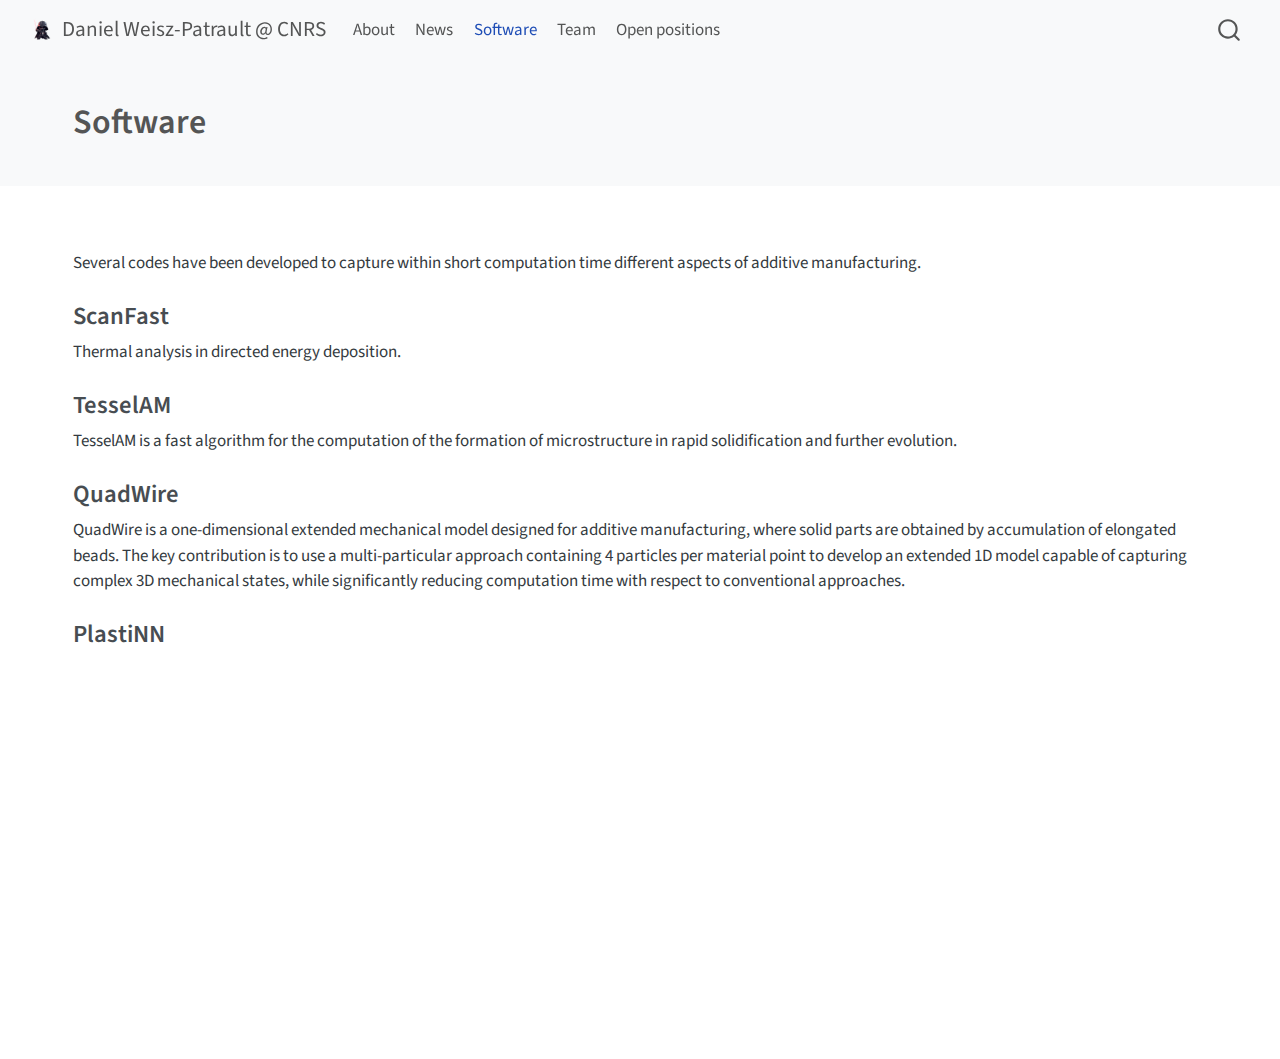
<file: docs/software.html>
<!DOCTYPE html>
<html xmlns="http://www.w3.org/1999/xhtml" lang="en" xml:lang="en"><head>

<meta charset="utf-8">
<meta name="generator" content="quarto-1.6.39">

<meta name="viewport" content="width=device-width, initial-scale=1.0, user-scalable=yes">


<title>Software – Daniel Weisz-Patrault @ CNRS</title>
<style>
code{white-space: pre-wrap;}
span.smallcaps{font-variant: small-caps;}
div.columns{display: flex; gap: min(4vw, 1.5em);}
div.column{flex: auto; overflow-x: auto;}
div.hanging-indent{margin-left: 1.5em; text-indent: -1.5em;}
ul.task-list{list-style: none;}
ul.task-list li input[type="checkbox"] {
  width: 0.8em;
  margin: 0 0.8em 0.2em -1em; /* quarto-specific, see https://github.com/quarto-dev/quarto-cli/issues/4556 */ 
  vertical-align: middle;
}
</style>


<script src="site_libs/quarto-nav/quarto-nav.js"></script>
<script src="site_libs/quarto-nav/headroom.min.js"></script>
<script src="site_libs/clipboard/clipboard.min.js"></script>
<script src="site_libs/quarto-search/autocomplete.umd.js"></script>
<script src="site_libs/quarto-search/fuse.min.js"></script>
<script src="site_libs/quarto-search/quarto-search.js"></script>
<meta name="quarto:offset" content="./">
<script src="site_libs/quarto-html/quarto.js"></script>
<script src="site_libs/quarto-html/popper.min.js"></script>
<script src="site_libs/quarto-html/tippy.umd.min.js"></script>
<script src="site_libs/quarto-html/anchor.min.js"></script>
<link href="site_libs/quarto-html/tippy.css" rel="stylesheet">
<link href="site_libs/quarto-html/quarto-syntax-highlighting-e26003cea8cd680ca0c55a263523d882.css" rel="stylesheet" id="quarto-text-highlighting-styles">
<script src="site_libs/bootstrap/bootstrap.min.js"></script>
<link href="site_libs/bootstrap/bootstrap-icons.css" rel="stylesheet">
<link href="site_libs/bootstrap/bootstrap-46b681b3f63f90e84693ff330e95e404.min.css" rel="stylesheet" append-hash="true" id="quarto-bootstrap" data-mode="light">
<script src="site_libs/quarto-contrib/iconify-2.1.0/iconify-icon.min.js"></script>
<script id="quarto-search-options" type="application/json">{
  "location": "navbar",
  "copy-button": false,
  "collapse-after": 3,
  "panel-placement": "end",
  "type": "overlay",
  "limit": 50,
  "keyboard-shortcut": [
    "f",
    "/",
    "s"
  ],
  "show-item-context": false,
  "language": {
    "search-no-results-text": "No results",
    "search-matching-documents-text": "matching documents",
    "search-copy-link-title": "Copy link to search",
    "search-hide-matches-text": "Hide additional matches",
    "search-more-match-text": "more match in this document",
    "search-more-matches-text": "more matches in this document",
    "search-clear-button-title": "Clear",
    "search-text-placeholder": "",
    "search-detached-cancel-button-title": "Cancel",
    "search-submit-button-title": "Submit",
    "search-label": "Search"
  }
}</script>


<link rel="stylesheet" href="styles.css">
</head>

<body class="nav-fixed">

<div id="quarto-search-results"></div>
  <header id="quarto-header" class="headroom fixed-top quarto-banner">
    <nav class="navbar navbar-expand-lg " data-bs-theme="dark">
      <div class="navbar-container container-fluid">
      <div class="navbar-brand-container mx-auto">
    <a href="./index.html" class="navbar-brand navbar-brand-logo">
    <img src="./sources/images/profile_picture/avatar.png" alt="" class="navbar-logo">
    </a>
    <a class="navbar-brand" href="./index.html">
    <span class="navbar-title">Daniel Weisz-Patrault @ CNRS</span>
    </a>
  </div>
            <div id="quarto-search" class="" title="Search"></div>
          <button class="navbar-toggler" type="button" data-bs-toggle="collapse" data-bs-target="#navbarCollapse" aria-controls="navbarCollapse" role="menu" aria-expanded="false" aria-label="Toggle navigation" onclick="if (window.quartoToggleHeadroom) { window.quartoToggleHeadroom(); }">
  <span class="navbar-toggler-icon"></span>
</button>
          <div class="collapse navbar-collapse" id="navbarCollapse">
            <ul class="navbar-nav navbar-nav-scroll me-auto">
  <li class="nav-item">
    <a class="nav-link" href="./about.html"> 
<span class="menu-text">About</span></a>
  </li>  
  <li class="nav-item">
    <a class="nav-link" href="./news.html"> 
<span class="menu-text">News</span></a>
  </li>  
  <li class="nav-item">
    <a class="nav-link active" href="./software.html" aria-current="page"> 
<span class="menu-text">Software</span></a>
  </li>  
  <li class="nav-item">
    <a class="nav-link" href="./team.html"> 
<span class="menu-text">Team</span></a>
  </li>  
  <li class="nav-item">
    <a class="nav-link" href="./open.html"> 
<span class="menu-text">Open positions</span></a>
  </li>  
</ul>
            <ul class="navbar-nav navbar-nav-scroll ms-auto">
  <li class="nav-item">
    <a class="nav-link" href="https://cv.hal.science/daniel-weisz-patrault"> 
<span class="menu-text"><iconify-icon role="img" inline="" icon="academicons:hal" aria-label="Icon hal from academicons Iconify.design set." title="HAL" width="30"></iconify-icon></span></a>
  </li>  
  <li class="nav-item">
    <a class="nav-link" href="https://orcid.org/0000-0002-0523-6368"> 
<span class="menu-text"><iconify-icon role="img" inline="" icon="academicons:orcid" aria-label="Icon orcid from academicons Iconify.design set." title="ORCID" width="30"></iconify-icon></span></a>
  </li>  
  <li class="nav-item">
    <a class="nav-link" href="https://scholar.google.com/citations?user=HhG6KkwAAAAJ&amp;hl=fr&amp;oi=ao"> 
<span class="menu-text"><iconify-icon role="img" inline="" icon="academicons:google-scholar" aria-label="Icon google-scholar from academicons Iconify.design set." title="Google Scholar" width="30"></iconify-icon></span></a>
  </li>  
  <li class="nav-item">
    <a class="nav-link" href="https://www.scopus.com/authid/detail.uri?authorId=39362839700"> 
<span class="menu-text"><iconify-icon role="img" inline="" icon="academicons:scopus" aria-label="Icon scopus from academicons Iconify.design set." title="Scopus" width="30"></iconify-icon></span></a>
  </li>  
  <li class="nav-item">
    <a class="nav-link" href="https://www.linkedin.com/in/daniel-weisz-patrault-54b710341/"> 
<span class="menu-text"><iconify-icon role="img" inline="" icon="simple-icons:linkedin" aria-label="Icon linkedin from simple-icons Iconify.design set." title="LinkedIn" width="30"></iconify-icon></span></a>
  </li>  
  <li class="nav-item">
    <a class="nav-link" href="https://github.com/Weisz-Patrault"> 
<span class="menu-text"><iconify-icon role="img" inline="" icon="simple-icons:github" aria-label="Icon github from simple-icons Iconify.design set." title="GitHub" width="30"></iconify-icon></span></a>
  </li>  
</ul>
          </div> <!-- /navcollapse -->
            <div class="quarto-navbar-tools">
</div>
      </div> <!-- /container-fluid -->
    </nav>
</header>
<!-- content -->
<header id="title-block-header" class="quarto-title-block default page-columns page-full">
  <div class="quarto-title-banner page-columns page-full">
    <div class="quarto-title column-page">
      <h1 class="title">Software</h1>
                      </div>
  </div>
    
  
  <div class="quarto-title-meta column-page">

      
    
      
    </div>
    
  
  </header><div id="quarto-content" class="quarto-container page-columns page-rows-contents page-layout-full page-navbar">
<!-- sidebar -->
<!-- margin-sidebar -->
    
<!-- main -->
<main class="content quarto-banner-title-block column-page" id="quarto-document-content">





<p>Several codes have been developed to capture within short computation time different aspects of additive manufacturing.</p>
<section id="scanfast" class="level3">
<h3 class="anchored" data-anchor-id="scanfast">ScanFast</h3>
<p>Thermal analysis in directed energy deposition.</p>
</section>
<section id="tesselam" class="level3">
<h3 class="anchored" data-anchor-id="tesselam">TesselAM</h3>
<p>TesselAM is a fast algorithm for the computation of the formation of microstructure in rapid solidification and further evolution.</p>
</section>
<section id="quadwire" class="level3">
<h3 class="anchored" data-anchor-id="quadwire">QuadWire</h3>
<p>QuadWire is a one-dimensional extended mechanical model designed for additive manufacturing, where solid parts are obtained by accumulation of elongated beads. The key contribution is to use a multi-particular approach containing 4 particles per material point to develop an extended 1D model capable of capturing complex 3D mechanical states, while significantly reducing computation time with respect to conventional approaches.</p>
</section>
<section id="plastinn" class="level3">
<h3 class="anchored" data-anchor-id="plastinn">PlastiNN</h3>


</section>

</main> <!-- /main -->
<script id="quarto-html-after-body" type="application/javascript">
window.document.addEventListener("DOMContentLoaded", function (event) {
  const toggleBodyColorMode = (bsSheetEl) => {
    const mode = bsSheetEl.getAttribute("data-mode");
    const bodyEl = window.document.querySelector("body");
    if (mode === "dark") {
      bodyEl.classList.add("quarto-dark");
      bodyEl.classList.remove("quarto-light");
    } else {
      bodyEl.classList.add("quarto-light");
      bodyEl.classList.remove("quarto-dark");
    }
  }
  const toggleBodyColorPrimary = () => {
    const bsSheetEl = window.document.querySelector("link#quarto-bootstrap");
    if (bsSheetEl) {
      toggleBodyColorMode(bsSheetEl);
    }
  }
  toggleBodyColorPrimary();  
  const icon = "";
  const anchorJS = new window.AnchorJS();
  anchorJS.options = {
    placement: 'right',
    icon: icon
  };
  anchorJS.add('.anchored');
  const isCodeAnnotation = (el) => {
    for (const clz of el.classList) {
      if (clz.startsWith('code-annotation-')) {                     
        return true;
      }
    }
    return false;
  }
  const onCopySuccess = function(e) {
    // button target
    const button = e.trigger;
    // don't keep focus
    button.blur();
    // flash "checked"
    button.classList.add('code-copy-button-checked');
    var currentTitle = button.getAttribute("title");
    button.setAttribute("title", "Copied!");
    let tooltip;
    if (window.bootstrap) {
      button.setAttribute("data-bs-toggle", "tooltip");
      button.setAttribute("data-bs-placement", "left");
      button.setAttribute("data-bs-title", "Copied!");
      tooltip = new bootstrap.Tooltip(button, 
        { trigger: "manual", 
          customClass: "code-copy-button-tooltip",
          offset: [0, -8]});
      tooltip.show();    
    }
    setTimeout(function() {
      if (tooltip) {
        tooltip.hide();
        button.removeAttribute("data-bs-title");
        button.removeAttribute("data-bs-toggle");
        button.removeAttribute("data-bs-placement");
      }
      button.setAttribute("title", currentTitle);
      button.classList.remove('code-copy-button-checked');
    }, 1000);
    // clear code selection
    e.clearSelection();
  }
  const getTextToCopy = function(trigger) {
      const codeEl = trigger.previousElementSibling.cloneNode(true);
      for (const childEl of codeEl.children) {
        if (isCodeAnnotation(childEl)) {
          childEl.remove();
        }
      }
      return codeEl.innerText;
  }
  const clipboard = new window.ClipboardJS('.code-copy-button:not([data-in-quarto-modal])', {
    text: getTextToCopy
  });
  clipboard.on('success', onCopySuccess);
  if (window.document.getElementById('quarto-embedded-source-code-modal')) {
    const clipboardModal = new window.ClipboardJS('.code-copy-button[data-in-quarto-modal]', {
      text: getTextToCopy,
      container: window.document.getElementById('quarto-embedded-source-code-modal')
    });
    clipboardModal.on('success', onCopySuccess);
  }
    var localhostRegex = new RegExp(/^(?:http|https):\/\/localhost\:?[0-9]*\//);
    var mailtoRegex = new RegExp(/^mailto:/);
      var filterRegex = new RegExp('/' + window.location.host + '/');
    var isInternal = (href) => {
        return filterRegex.test(href) || localhostRegex.test(href) || mailtoRegex.test(href);
    }
    // Inspect non-navigation links and adorn them if external
 	var links = window.document.querySelectorAll('a[href]:not(.nav-link):not(.navbar-brand):not(.toc-action):not(.sidebar-link):not(.sidebar-item-toggle):not(.pagination-link):not(.no-external):not([aria-hidden]):not(.dropdown-item):not(.quarto-navigation-tool):not(.about-link)');
    for (var i=0; i<links.length; i++) {
      const link = links[i];
      if (!isInternal(link.href)) {
        // undo the damage that might have been done by quarto-nav.js in the case of
        // links that we want to consider external
        if (link.dataset.originalHref !== undefined) {
          link.href = link.dataset.originalHref;
        }
      }
    }
  function tippyHover(el, contentFn, onTriggerFn, onUntriggerFn) {
    const config = {
      allowHTML: true,
      maxWidth: 500,
      delay: 100,
      arrow: false,
      appendTo: function(el) {
          return el.parentElement;
      },
      interactive: true,
      interactiveBorder: 10,
      theme: 'quarto',
      placement: 'bottom-start',
    };
    if (contentFn) {
      config.content = contentFn;
    }
    if (onTriggerFn) {
      config.onTrigger = onTriggerFn;
    }
    if (onUntriggerFn) {
      config.onUntrigger = onUntriggerFn;
    }
    window.tippy(el, config); 
  }
  const noterefs = window.document.querySelectorAll('a[role="doc-noteref"]');
  for (var i=0; i<noterefs.length; i++) {
    const ref = noterefs[i];
    tippyHover(ref, function() {
      // use id or data attribute instead here
      let href = ref.getAttribute('data-footnote-href') || ref.getAttribute('href');
      try { href = new URL(href).hash; } catch {}
      const id = href.replace(/^#\/?/, "");
      const note = window.document.getElementById(id);
      if (note) {
        return note.innerHTML;
      } else {
        return "";
      }
    });
  }
  const xrefs = window.document.querySelectorAll('a.quarto-xref');
  const processXRef = (id, note) => {
    // Strip column container classes
    const stripColumnClz = (el) => {
      el.classList.remove("page-full", "page-columns");
      if (el.children) {
        for (const child of el.children) {
          stripColumnClz(child);
        }
      }
    }
    stripColumnClz(note)
    if (id === null || id.startsWith('sec-')) {
      // Special case sections, only their first couple elements
      const container = document.createElement("div");
      if (note.children && note.children.length > 2) {
        container.appendChild(note.children[0].cloneNode(true));
        for (let i = 1; i < note.children.length; i++) {
          const child = note.children[i];
          if (child.tagName === "P" && child.innerText === "") {
            continue;
          } else {
            container.appendChild(child.cloneNode(true));
            break;
          }
        }
        if (window.Quarto?.typesetMath) {
          window.Quarto.typesetMath(container);
        }
        return container.innerHTML
      } else {
        if (window.Quarto?.typesetMath) {
          window.Quarto.typesetMath(note);
        }
        return note.innerHTML;
      }
    } else {
      // Remove any anchor links if they are present
      const anchorLink = note.querySelector('a.anchorjs-link');
      if (anchorLink) {
        anchorLink.remove();
      }
      if (window.Quarto?.typesetMath) {
        window.Quarto.typesetMath(note);
      }
      if (note.classList.contains("callout")) {
        return note.outerHTML;
      } else {
        return note.innerHTML;
      }
    }
  }
  for (var i=0; i<xrefs.length; i++) {
    const xref = xrefs[i];
    tippyHover(xref, undefined, function(instance) {
      instance.disable();
      let url = xref.getAttribute('href');
      let hash = undefined; 
      if (url.startsWith('#')) {
        hash = url;
      } else {
        try { hash = new URL(url).hash; } catch {}
      }
      if (hash) {
        const id = hash.replace(/^#\/?/, "");
        const note = window.document.getElementById(id);
        if (note !== null) {
          try {
            const html = processXRef(id, note.cloneNode(true));
            instance.setContent(html);
          } finally {
            instance.enable();
            instance.show();
          }
        } else {
          // See if we can fetch this
          fetch(url.split('#')[0])
          .then(res => res.text())
          .then(html => {
            const parser = new DOMParser();
            const htmlDoc = parser.parseFromString(html, "text/html");
            const note = htmlDoc.getElementById(id);
            if (note !== null) {
              const html = processXRef(id, note);
              instance.setContent(html);
            } 
          }).finally(() => {
            instance.enable();
            instance.show();
          });
        }
      } else {
        // See if we can fetch a full url (with no hash to target)
        // This is a special case and we should probably do some content thinning / targeting
        fetch(url)
        .then(res => res.text())
        .then(html => {
          const parser = new DOMParser();
          const htmlDoc = parser.parseFromString(html, "text/html");
          const note = htmlDoc.querySelector('main.content');
          if (note !== null) {
            // This should only happen for chapter cross references
            // (since there is no id in the URL)
            // remove the first header
            if (note.children.length > 0 && note.children[0].tagName === "HEADER") {
              note.children[0].remove();
            }
            const html = processXRef(null, note);
            instance.setContent(html);
          } 
        }).finally(() => {
          instance.enable();
          instance.show();
        });
      }
    }, function(instance) {
    });
  }
      let selectedAnnoteEl;
      const selectorForAnnotation = ( cell, annotation) => {
        let cellAttr = 'data-code-cell="' + cell + '"';
        let lineAttr = 'data-code-annotation="' +  annotation + '"';
        const selector = 'span[' + cellAttr + '][' + lineAttr + ']';
        return selector;
      }
      const selectCodeLines = (annoteEl) => {
        const doc = window.document;
        const targetCell = annoteEl.getAttribute("data-target-cell");
        const targetAnnotation = annoteEl.getAttribute("data-target-annotation");
        const annoteSpan = window.document.querySelector(selectorForAnnotation(targetCell, targetAnnotation));
        const lines = annoteSpan.getAttribute("data-code-lines").split(",");
        const lineIds = lines.map((line) => {
          return targetCell + "-" + line;
        })
        let top = null;
        let height = null;
        let parent = null;
        if (lineIds.length > 0) {
            //compute the position of the single el (top and bottom and make a div)
            const el = window.document.getElementById(lineIds[0]);
            top = el.offsetTop;
            height = el.offsetHeight;
            parent = el.parentElement.parentElement;
          if (lineIds.length > 1) {
            const lastEl = window.document.getElementById(lineIds[lineIds.length - 1]);
            const bottom = lastEl.offsetTop + lastEl.offsetHeight;
            height = bottom - top;
          }
          if (top !== null && height !== null && parent !== null) {
            // cook up a div (if necessary) and position it 
            let div = window.document.getElementById("code-annotation-line-highlight");
            if (div === null) {
              div = window.document.createElement("div");
              div.setAttribute("id", "code-annotation-line-highlight");
              div.style.position = 'absolute';
              parent.appendChild(div);
            }
            div.style.top = top - 2 + "px";
            div.style.height = height + 4 + "px";
            div.style.left = 0;
            let gutterDiv = window.document.getElementById("code-annotation-line-highlight-gutter");
            if (gutterDiv === null) {
              gutterDiv = window.document.createElement("div");
              gutterDiv.setAttribute("id", "code-annotation-line-highlight-gutter");
              gutterDiv.style.position = 'absolute';
              const codeCell = window.document.getElementById(targetCell);
              const gutter = codeCell.querySelector('.code-annotation-gutter');
              gutter.appendChild(gutterDiv);
            }
            gutterDiv.style.top = top - 2 + "px";
            gutterDiv.style.height = height + 4 + "px";
          }
          selectedAnnoteEl = annoteEl;
        }
      };
      const unselectCodeLines = () => {
        const elementsIds = ["code-annotation-line-highlight", "code-annotation-line-highlight-gutter"];
        elementsIds.forEach((elId) => {
          const div = window.document.getElementById(elId);
          if (div) {
            div.remove();
          }
        });
        selectedAnnoteEl = undefined;
      };
        // Handle positioning of the toggle
    window.addEventListener(
      "resize",
      throttle(() => {
        elRect = undefined;
        if (selectedAnnoteEl) {
          selectCodeLines(selectedAnnoteEl);
        }
      }, 10)
    );
    function throttle(fn, ms) {
    let throttle = false;
    let timer;
      return (...args) => {
        if(!throttle) { // first call gets through
            fn.apply(this, args);
            throttle = true;
        } else { // all the others get throttled
            if(timer) clearTimeout(timer); // cancel #2
            timer = setTimeout(() => {
              fn.apply(this, args);
              timer = throttle = false;
            }, ms);
        }
      };
    }
      // Attach click handler to the DT
      const annoteDls = window.document.querySelectorAll('dt[data-target-cell]');
      for (const annoteDlNode of annoteDls) {
        annoteDlNode.addEventListener('click', (event) => {
          const clickedEl = event.target;
          if (clickedEl !== selectedAnnoteEl) {
            unselectCodeLines();
            const activeEl = window.document.querySelector('dt[data-target-cell].code-annotation-active');
            if (activeEl) {
              activeEl.classList.remove('code-annotation-active');
            }
            selectCodeLines(clickedEl);
            clickedEl.classList.add('code-annotation-active');
          } else {
            // Unselect the line
            unselectCodeLines();
            clickedEl.classList.remove('code-annotation-active');
          }
        });
      }
  const findCites = (el) => {
    const parentEl = el.parentElement;
    if (parentEl) {
      const cites = parentEl.dataset.cites;
      if (cites) {
        return {
          el,
          cites: cites.split(' ')
        };
      } else {
        return findCites(el.parentElement)
      }
    } else {
      return undefined;
    }
  };
  var bibliorefs = window.document.querySelectorAll('a[role="doc-biblioref"]');
  for (var i=0; i<bibliorefs.length; i++) {
    const ref = bibliorefs[i];
    const citeInfo = findCites(ref);
    if (citeInfo) {
      tippyHover(citeInfo.el, function() {
        var popup = window.document.createElement('div');
        citeInfo.cites.forEach(function(cite) {
          var citeDiv = window.document.createElement('div');
          citeDiv.classList.add('hanging-indent');
          citeDiv.classList.add('csl-entry');
          var biblioDiv = window.document.getElementById('ref-' + cite);
          if (biblioDiv) {
            citeDiv.innerHTML = biblioDiv.innerHTML;
          }
          popup.appendChild(citeDiv);
        });
        return popup.innerHTML;
      });
    }
  }
});
</script>
</div> <!-- /content -->




</body></html>
</file>
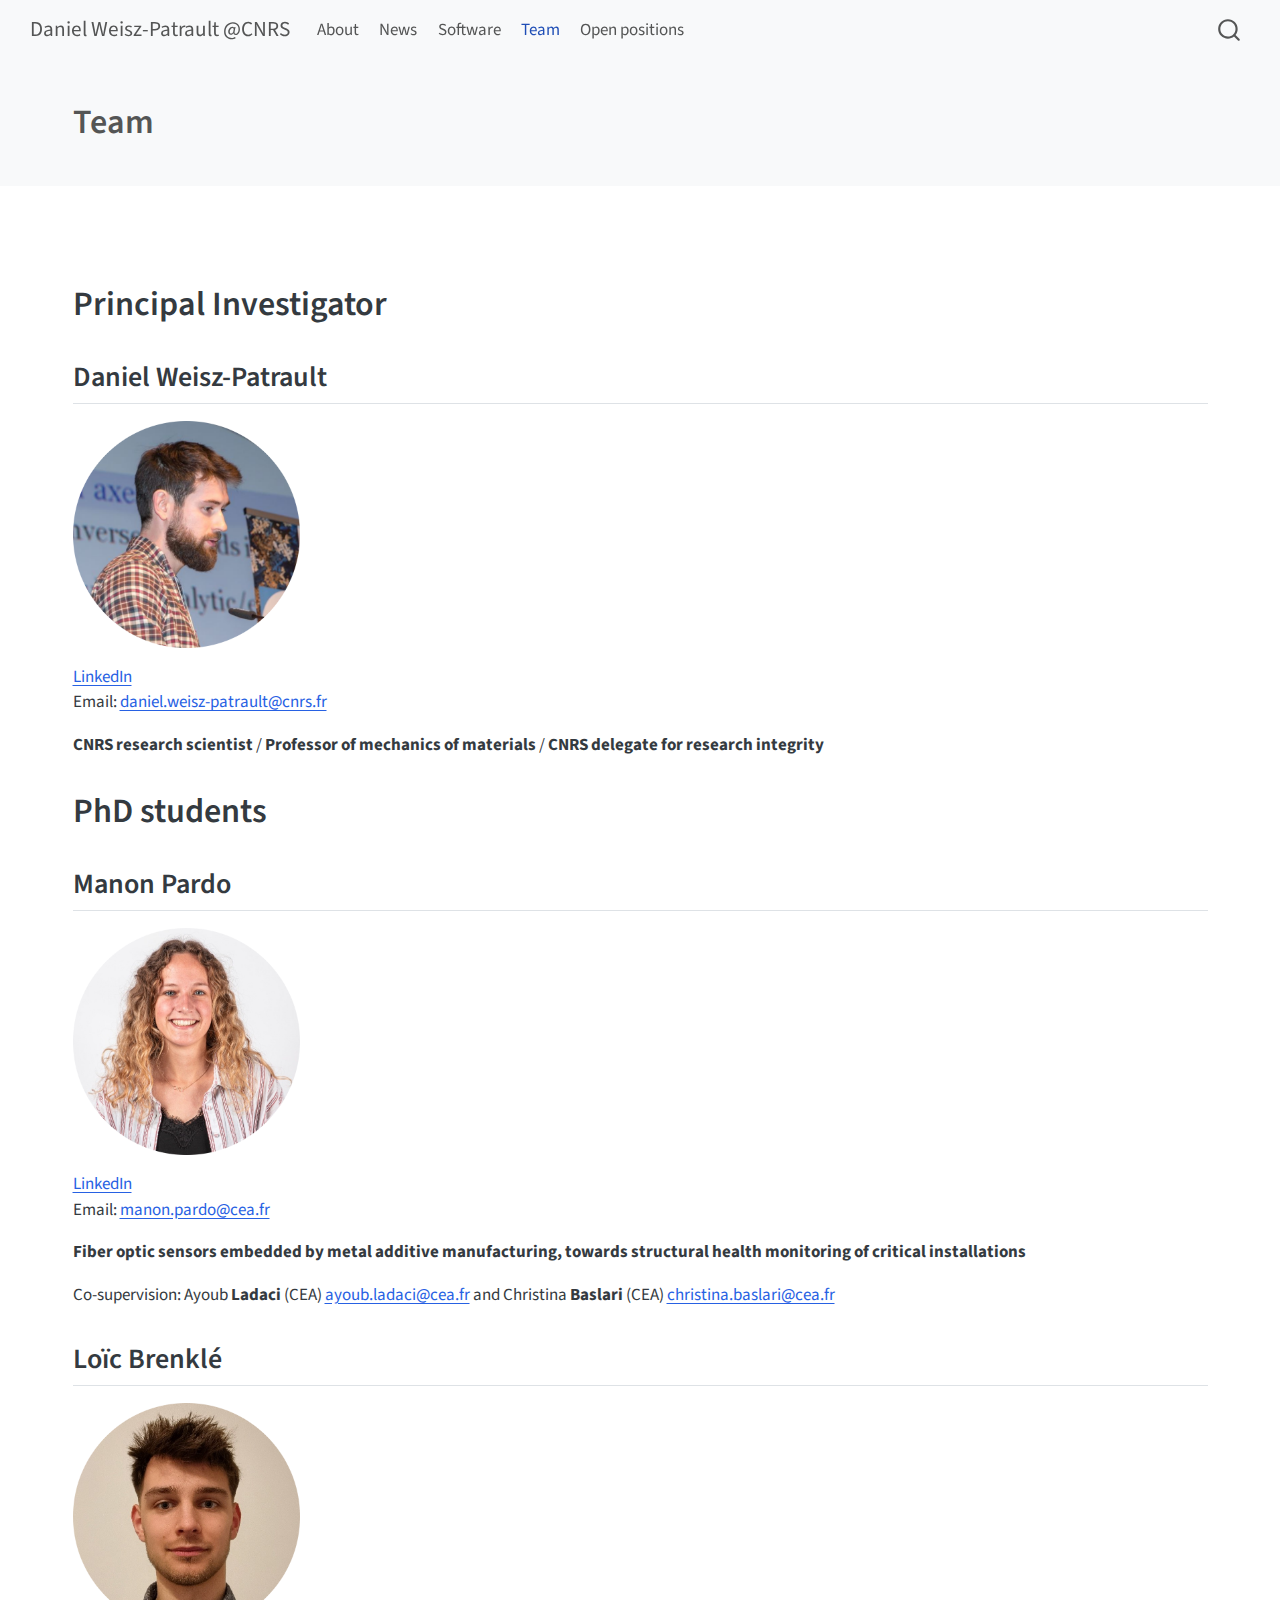
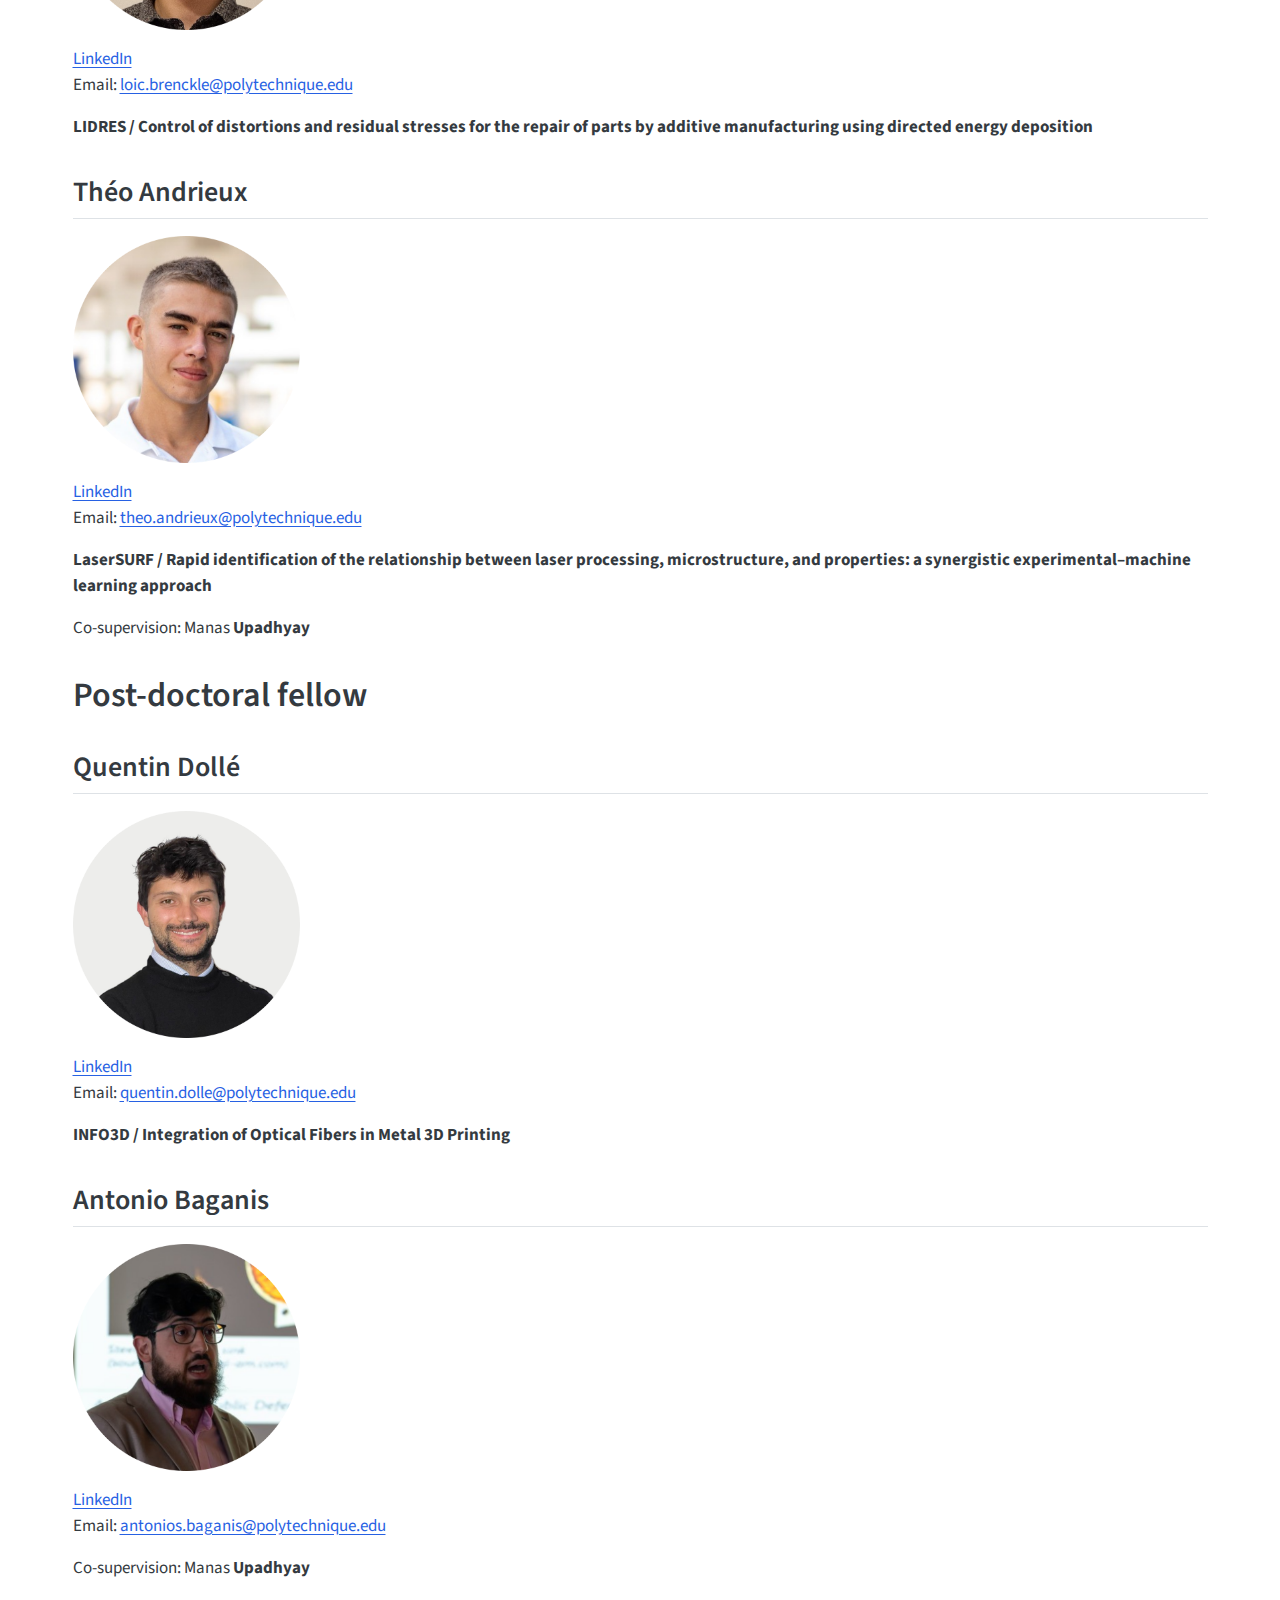
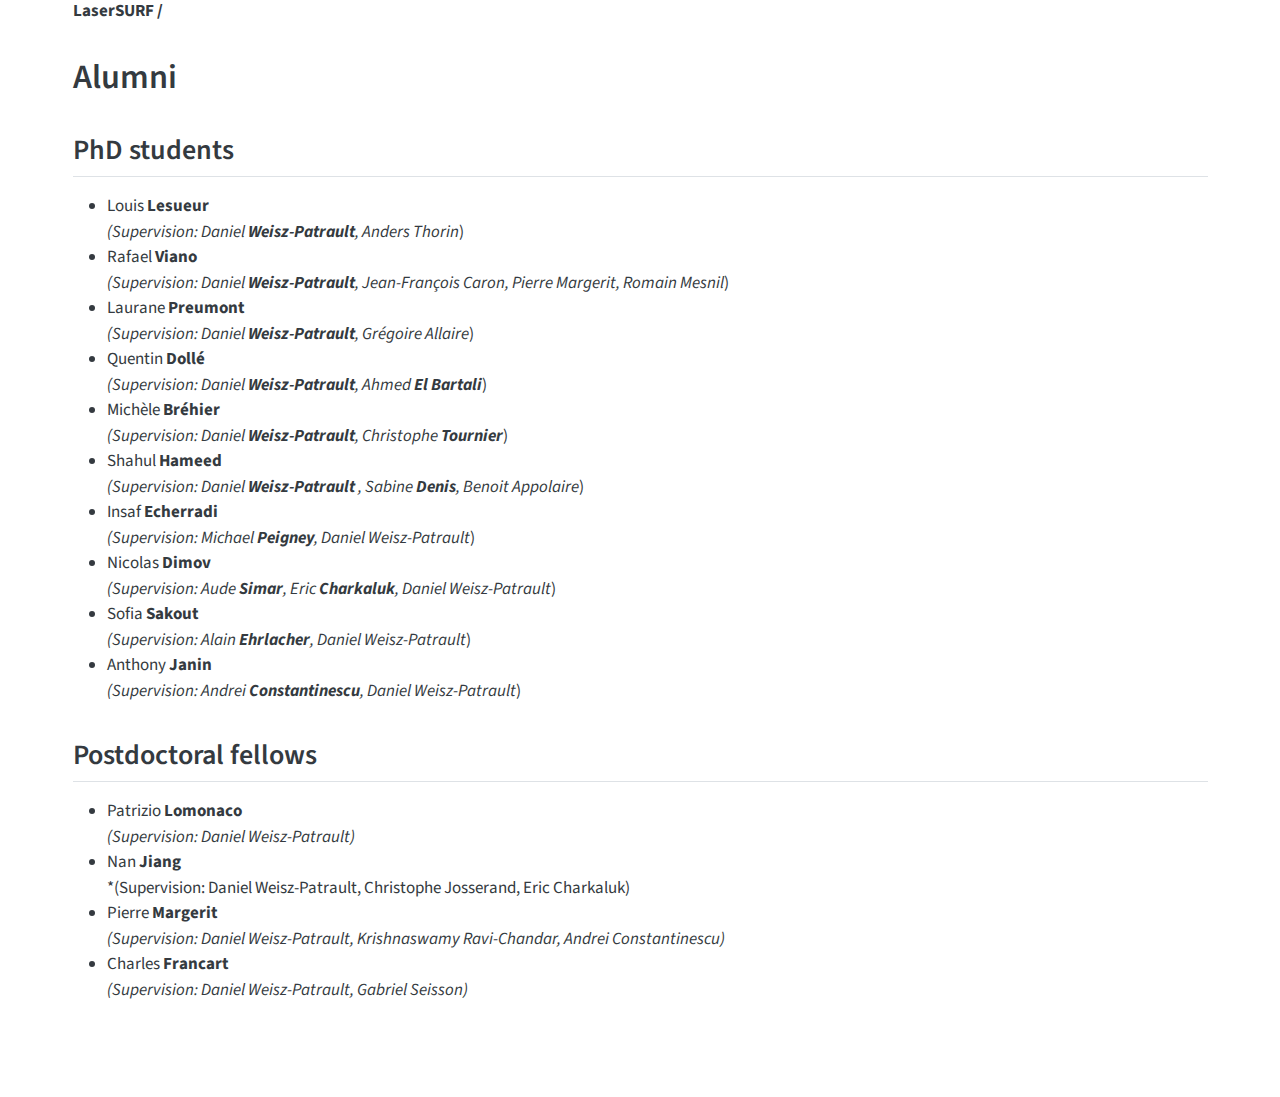
<file: docs/team.html>
<!DOCTYPE html>
<html xmlns="http://www.w3.org/1999/xhtml" lang="en" xml:lang="en"><head>

<meta charset="utf-8">
<meta name="generator" content="quarto-1.6.39">

<meta name="viewport" content="width=device-width, initial-scale=1.0, user-scalable=yes">


<title>Team – Daniel Weisz-Patrault @CNRS</title>
<style>
code{white-space: pre-wrap;}
span.smallcaps{font-variant: small-caps;}
div.columns{display: flex; gap: min(4vw, 1.5em);}
div.column{flex: auto; overflow-x: auto;}
div.hanging-indent{margin-left: 1.5em; text-indent: -1.5em;}
ul.task-list{list-style: none;}
ul.task-list li input[type="checkbox"] {
  width: 0.8em;
  margin: 0 0.8em 0.2em -1em; /* quarto-specific, see https://github.com/quarto-dev/quarto-cli/issues/4556 */ 
  vertical-align: middle;
}
</style>


<script src="site_libs/quarto-nav/quarto-nav.js"></script>
<script src="site_libs/quarto-nav/headroom.min.js"></script>
<script src="site_libs/clipboard/clipboard.min.js"></script>
<script src="site_libs/quarto-search/autocomplete.umd.js"></script>
<script src="site_libs/quarto-search/fuse.min.js"></script>
<script src="site_libs/quarto-search/quarto-search.js"></script>
<meta name="quarto:offset" content="./">
<script src="site_libs/quarto-html/quarto.js"></script>
<script src="site_libs/quarto-html/popper.min.js"></script>
<script src="site_libs/quarto-html/tippy.umd.min.js"></script>
<script src="site_libs/quarto-html/anchor.min.js"></script>
<link href="site_libs/quarto-html/tippy.css" rel="stylesheet">
<link href="site_libs/quarto-html/quarto-syntax-highlighting-e26003cea8cd680ca0c55a263523d882.css" rel="stylesheet" id="quarto-text-highlighting-styles">
<script src="site_libs/bootstrap/bootstrap.min.js"></script>
<link href="site_libs/bootstrap/bootstrap-icons.css" rel="stylesheet">
<link href="site_libs/bootstrap/bootstrap-46b681b3f63f90e84693ff330e95e404.min.css" rel="stylesheet" append-hash="true" id="quarto-bootstrap" data-mode="light">
<script src="site_libs/quarto-contrib/iconify-2.1.0/iconify-icon.min.js"></script>
<script id="quarto-search-options" type="application/json">{
  "location": "navbar",
  "copy-button": false,
  "collapse-after": 3,
  "panel-placement": "end",
  "type": "overlay",
  "limit": 50,
  "keyboard-shortcut": [
    "f",
    "/",
    "s"
  ],
  "show-item-context": false,
  "language": {
    "search-no-results-text": "No results",
    "search-matching-documents-text": "matching documents",
    "search-copy-link-title": "Copy link to search",
    "search-hide-matches-text": "Hide additional matches",
    "search-more-match-text": "more match in this document",
    "search-more-matches-text": "more matches in this document",
    "search-clear-button-title": "Clear",
    "search-text-placeholder": "",
    "search-detached-cancel-button-title": "Cancel",
    "search-submit-button-title": "Submit",
    "search-label": "Search"
  }
}</script>


<link rel="stylesheet" href="styles.css">
</head>

<body class="nav-fixed">

<div id="quarto-search-results"></div>
  <header id="quarto-header" class="headroom fixed-top quarto-banner">
    <nav class="navbar navbar-expand-lg " data-bs-theme="dark">
      <div class="navbar-container container-fluid">
      <div class="navbar-brand-container mx-auto">
    <a class="navbar-brand" href="./index.html">
    <span class="navbar-title">Daniel Weisz-Patrault <span class="citation" data-cites="CNRS">@CNRS</span></span>
    </a>
  </div>
            <div id="quarto-search" class="" title="Search"></div>
          <button class="navbar-toggler" type="button" data-bs-toggle="collapse" data-bs-target="#navbarCollapse" aria-controls="navbarCollapse" role="menu" aria-expanded="false" aria-label="Toggle navigation" onclick="if (window.quartoToggleHeadroom) { window.quartoToggleHeadroom(); }">
  <span class="navbar-toggler-icon"></span>
</button>
          <div class="collapse navbar-collapse" id="navbarCollapse">
            <ul class="navbar-nav navbar-nav-scroll me-auto">
  <li class="nav-item">
    <a class="nav-link" href="./about.html"> 
<span class="menu-text">About</span></a>
  </li>  
  <li class="nav-item">
    <a class="nav-link" href="./news.html"> 
<span class="menu-text">News</span></a>
  </li>  
  <li class="nav-item">
    <a class="nav-link" href="./software.html"> 
<span class="menu-text">Software</span></a>
  </li>  
  <li class="nav-item">
    <a class="nav-link active" href="./team.html" aria-current="page"> 
<span class="menu-text">Team</span></a>
  </li>  
  <li class="nav-item">
    <a class="nav-link" href="./open.html"> 
<span class="menu-text">Open positions</span></a>
  </li>  
  <li class="nav-item">
    <a class="nav-link" href="https://cv.hal.science/daniel-weisz-patrault"> 
<span class="menu-text"><iconify-icon role="img" inline="" icon="academicons:hal" aria-label="Icon hal from academicons Iconify.design set." title="HAL" width="17"></iconify-icon></span></a>
  </li>  
  <li class="nav-item">
    <a class="nav-link" href="https://orcid.org/0000-0002-0523-6368"> 
<span class="menu-text"><iconify-icon role="img" inline="" icon="academicons:orcid" aria-label="Icon orcid from academicons Iconify.design set." title="ORCID" width="17"></iconify-icon></span></a>
  </li>  
  <li class="nav-item">
    <a class="nav-link" href="https://scholar.google.com/citations?user=HhG6KkwAAAAJ&amp;hl=fr&amp;oi=ao"> 
<span class="menu-text"><iconify-icon role="img" inline="" icon="academicons:google-scholar" aria-label="Icon google-scholar from academicons Iconify.design set." title="Google Scholar" width="17"></iconify-icon></span></a>
  </li>  
  <li class="nav-item">
    <a class="nav-link" href="https://www.scopus.com/authid/detail.uri?authorId=39362839700"> 
<span class="menu-text"><iconify-icon role="img" inline="" icon="academicons:scopus" aria-label="Icon scopus from academicons Iconify.design set." title="Scopus" width="17"></iconify-icon></span></a>
  </li>  
  <li class="nav-item">
    <a class="nav-link" href="https://www.linkedin.com/in/daniel-weisz-patrault-54b710341/"> 
<span class="menu-text"><iconify-icon role="img" inline="" icon="simple-icons:linkedin" aria-label="Icon linkedin from simple-icons Iconify.design set." title="LinkedIn" width="17"></iconify-icon></span></a>
  </li>  
  <li class="nav-item">
    <a class="nav-link" href="https://github.com/Weisz-Patrault"> 
<span class="menu-text"><iconify-icon role="img" inline="" icon="simple-icons:github" aria-label="Icon github from simple-icons Iconify.design set." title="GitHub" width="17"></iconify-icon></span></a>
  </li>  
</ul>
          </div> <!-- /navcollapse -->
            <div class="quarto-navbar-tools">
</div>
      </div> <!-- /container-fluid -->
    </nav>
</header>
<!-- content -->
<header id="title-block-header" class="quarto-title-block default page-columns page-full">
  <div class="quarto-title-banner page-columns page-full">
    <div class="quarto-title column-page">
      <h1 class="title">Team</h1>
                      </div>
  </div>
    
  
  <div class="quarto-title-meta column-page">

      
    
      
    </div>
    
  
  </header><div id="quarto-content" class="quarto-container page-columns page-rows-contents page-layout-full page-navbar">
<!-- sidebar -->
<!-- margin-sidebar -->
    
<!-- main -->
<main class="content quarto-banner-title-block column-page" id="quarto-document-content">





<section id="principal-investigator" class="level1">
<h1>Principal Investigator</h1>
<section id="daniel-weisz-patrault" class="level2">
<h2 class="anchored" data-anchor-id="daniel-weisz-patrault">Daniel Weisz-Patrault</h2>
<p><img src="sources/images/profile_picture/daniel_weisz-patrault_id.png" class="img-fluid" style="width:20.0%"></p>
<p><a href="https://www.linkedin.com/in/daniel-weisz-patrault-54b710341/">LinkedIn</a><br>
Email: <a href="mailto:daniel.weisz-patrault@cnrs.fr">daniel.weisz-patrault@cnrs.fr</a></p>
<p><strong>CNRS research scientist</strong> / <strong>Professor of mechanics of materials</strong> / <strong>CNRS delegate for research integrity</strong></p>
</section>
</section>
<section id="phd-students" class="level1">
<h1>PhD students</h1>
<section id="manon-pardo" class="level2">
<h2 class="anchored" data-anchor-id="manon-pardo">Manon Pardo</h2>
<p><img src="sources/images/profile_picture/manon_pardo_id.png" class="img-fluid" style="width:20.0%"></p>
<p><a href="https://www.linkedin.com/in/manon-pardo-549aa5213/">LinkedIn</a><br>
Email: <a href="mailto:manon.pardo@cea.fr">manon.pardo@cea.fr</a></p>
<p><strong>Fiber optic sensors embedded by metal additive manufacturing, towards structural health monitoring of critical installations</strong><br>
</p>
<p>Co-supervision: Ayoub <strong>Ladaci</strong> (CEA) <a href="mailto:ayoub.ladaci@cea.fr">ayoub.ladaci@cea.fr</a> and Christina <strong>Baslari</strong> (CEA) <a href="mailto:christina.baslari@cea.fr">christina.baslari@cea.fr</a></p>
</section>
<section id="loïc-brenklé" class="level2">
<h2 class="anchored" data-anchor-id="loïc-brenklé">Loïc Brenklé</h2>
<p><img src="sources/images/profile_picture/loic_brenkle_id.png" class="img-fluid" style="width:20.0%"></p>
<p><a href="https://www.linkedin.com/in/lo%C3%AFc-brenckl%C3%A9/">LinkedIn</a><br>
Email: <a href="mailto:%20loic.brenckle@polytechnique.edu">loic.brenckle@polytechnique.edu</a></p>
<p><strong>LIDRES / Control of distortions and residual stresses for the repair of parts by additive manufacturing using directed energy deposition</strong><br>
</p>
</section>
<section id="théo-andrieux" class="level2">
<h2 class="anchored" data-anchor-id="théo-andrieux">Théo Andrieux</h2>
<p><img src="sources/images/profile_picture/theo_andrieux_id.png" class="img-fluid" style="width:20.0%"></p>
<p><a href="https://www.linkedin.com/in/th%C3%A9o-andrieux-92013b188/">LinkedIn</a><br>
Email: <a href="mailto:theo.andrieux@polytechnique.edu">theo.andrieux@polytechnique.edu</a></p>
<p><strong>LaserSURF / Rapid identification of the relationship between laser processing, microstructure, and properties: a synergistic experimental–machine learning approach</strong><br>
</p>
<p>Co-supervision: Manas <strong>Upadhyay</strong></p>
</section>
</section>
<section id="post-doctoral-fellow" class="level1">
<h1>Post-doctoral fellow</h1>
<section id="quentin-dollé" class="level2">
<h2 class="anchored" data-anchor-id="quentin-dollé">Quentin Dollé</h2>
<p><img src="sources/images/profile_picture/quentin_dolle_id.png" class="img-fluid" style="width:20.0%"></p>
<p><a href="https://www.linkedin.com/in/quentindoll%C3%A9/">LinkedIn</a><br>
Email: <a href="mailto:quentin.dolle@polytechnique.edu">quentin.dolle@polytechnique.edu</a></p>
<p><strong>INFO3D / Integration of Optical Fibers in Metal 3D Printing</strong></p>
</section>
<section id="antonio-baganis" class="level2">
<h2 class="anchored" data-anchor-id="antonio-baganis">Antonio Baganis</h2>
<p><img src="sources/images/profile_picture/antonio_baganis_id.png" class="img-fluid" style="width:20.0%"></p>
<p><a href="https://www.linkedin.com/in/antonios-baganis-4a3748176/">LinkedIn</a><br>
Email: <a href="mailto:antonios.baganis@polytechnique.edu">antonios.baganis@polytechnique.edu</a></p>
<p>Co-supervision: Manas <strong>Upadhyay</strong></p>
<p><strong>LaserSURF /</strong></p>
</section>
</section>
<section id="alumni" class="level1">
<h1>Alumni</h1>
<section id="phd-students-1" class="level2">
<h2 class="anchored" data-anchor-id="phd-students-1">PhD students</h2>
<ul>
<li>Louis <strong>Lesueur</strong><br>
<em>(Supervision: Daniel <strong>Weisz-Patrault</strong>, Anders Thorin</em>)</li>
<li>Rafael <strong>Viano</strong><br>
<em>(Supervision: Daniel <strong>Weisz-Patrault</strong>, Jean-François Caron, Pierre Margerit, Romain Mesnil</em>)</li>
<li>Laurane <strong>Preumont</strong><br>
<em>(Supervision: Daniel <strong>Weisz-Patrault</strong>, Grégoire Allaire</em>)</li>
<li>Quentin <strong>Dollé</strong><br>
<em>(Supervision: Daniel <strong>Weisz-Patrault</strong>, Ahmed <strong>El Bartali</strong></em>)</li>
<li>Michèle <strong>Bréhier</strong><br>
<em>(Supervision: Daniel <strong>Weisz-Patrault</strong>, Christophe <strong>Tournier</strong></em>)</li>
<li>Shahul <strong>Hameed</strong><br>
<em>(Supervision: Daniel <strong>Weisz-Patrault</strong> , Sabine <strong>Denis</strong>, Benoit Appolaire</em>)</li>
<li>Insaf <strong>Echerradi</strong><br>
<em>(Supervision: Michael <strong>Peigney</strong>, Daniel Weisz-Patrault</em>)</li>
<li>Nicolas <strong>Dimov</strong><br>
<em>(Supervision: Aude <strong>Simar</strong>, Eric <strong>Charkaluk</strong>, Daniel Weisz-Patrault</em>)</li>
<li>Sofia <strong>Sakout</strong><br>
<em>(Supervision: Alain <strong>Ehrlacher</strong>, Daniel Weisz-Patrault</em>)</li>
<li>Anthony <strong>Janin</strong><br>
<em>(Supervision: Andrei <strong>Constantinescu</strong>, Daniel Weisz-Patrault</em>)</li>
</ul>
</section>
<section id="postdoctoral-fellows" class="level2">
<h2 class="anchored" data-anchor-id="postdoctoral-fellows">Postdoctoral fellows</h2>
<ul>
<li>Patrizio <strong>Lomonaco</strong><br>
<em>(Supervision: Daniel Weisz-Patrault)</em></li>
<li>Nan <strong>Jiang</strong><br>
*(Supervision: Daniel Weisz-Patrault, Christophe Josserand, Eric Charkaluk)</li>
<li>Pierre <strong>Margerit</strong><br>
<em>(Supervision: Daniel Weisz-Patrault, Krishnaswamy Ravi-Chandar, Andrei Constantinescu)</em></li>
<li>Charles <strong>Francart</strong><br>
<em>(Supervision: Daniel Weisz-Patrault, Gabriel Seisson)</em></li>
</ul>


</section>
</section>

</main> <!-- /main -->
<script id="quarto-html-after-body" type="application/javascript">
window.document.addEventListener("DOMContentLoaded", function (event) {
  const toggleBodyColorMode = (bsSheetEl) => {
    const mode = bsSheetEl.getAttribute("data-mode");
    const bodyEl = window.document.querySelector("body");
    if (mode === "dark") {
      bodyEl.classList.add("quarto-dark");
      bodyEl.classList.remove("quarto-light");
    } else {
      bodyEl.classList.add("quarto-light");
      bodyEl.classList.remove("quarto-dark");
    }
  }
  const toggleBodyColorPrimary = () => {
    const bsSheetEl = window.document.querySelector("link#quarto-bootstrap");
    if (bsSheetEl) {
      toggleBodyColorMode(bsSheetEl);
    }
  }
  toggleBodyColorPrimary();  
  const icon = "";
  const anchorJS = new window.AnchorJS();
  anchorJS.options = {
    placement: 'right',
    icon: icon
  };
  anchorJS.add('.anchored');
  const isCodeAnnotation = (el) => {
    for (const clz of el.classList) {
      if (clz.startsWith('code-annotation-')) {                     
        return true;
      }
    }
    return false;
  }
  const onCopySuccess = function(e) {
    // button target
    const button = e.trigger;
    // don't keep focus
    button.blur();
    // flash "checked"
    button.classList.add('code-copy-button-checked');
    var currentTitle = button.getAttribute("title");
    button.setAttribute("title", "Copied!");
    let tooltip;
    if (window.bootstrap) {
      button.setAttribute("data-bs-toggle", "tooltip");
      button.setAttribute("data-bs-placement", "left");
      button.setAttribute("data-bs-title", "Copied!");
      tooltip = new bootstrap.Tooltip(button, 
        { trigger: "manual", 
          customClass: "code-copy-button-tooltip",
          offset: [0, -8]});
      tooltip.show();    
    }
    setTimeout(function() {
      if (tooltip) {
        tooltip.hide();
        button.removeAttribute("data-bs-title");
        button.removeAttribute("data-bs-toggle");
        button.removeAttribute("data-bs-placement");
      }
      button.setAttribute("title", currentTitle);
      button.classList.remove('code-copy-button-checked');
    }, 1000);
    // clear code selection
    e.clearSelection();
  }
  const getTextToCopy = function(trigger) {
      const codeEl = trigger.previousElementSibling.cloneNode(true);
      for (const childEl of codeEl.children) {
        if (isCodeAnnotation(childEl)) {
          childEl.remove();
        }
      }
      return codeEl.innerText;
  }
  const clipboard = new window.ClipboardJS('.code-copy-button:not([data-in-quarto-modal])', {
    text: getTextToCopy
  });
  clipboard.on('success', onCopySuccess);
  if (window.document.getElementById('quarto-embedded-source-code-modal')) {
    const clipboardModal = new window.ClipboardJS('.code-copy-button[data-in-quarto-modal]', {
      text: getTextToCopy,
      container: window.document.getElementById('quarto-embedded-source-code-modal')
    });
    clipboardModal.on('success', onCopySuccess);
  }
    var localhostRegex = new RegExp(/^(?:http|https):\/\/localhost\:?[0-9]*\//);
    var mailtoRegex = new RegExp(/^mailto:/);
      var filterRegex = new RegExp('/' + window.location.host + '/');
    var isInternal = (href) => {
        return filterRegex.test(href) || localhostRegex.test(href) || mailtoRegex.test(href);
    }
    // Inspect non-navigation links and adorn them if external
 	var links = window.document.querySelectorAll('a[href]:not(.nav-link):not(.navbar-brand):not(.toc-action):not(.sidebar-link):not(.sidebar-item-toggle):not(.pagination-link):not(.no-external):not([aria-hidden]):not(.dropdown-item):not(.quarto-navigation-tool):not(.about-link)');
    for (var i=0; i<links.length; i++) {
      const link = links[i];
      if (!isInternal(link.href)) {
        // undo the damage that might have been done by quarto-nav.js in the case of
        // links that we want to consider external
        if (link.dataset.originalHref !== undefined) {
          link.href = link.dataset.originalHref;
        }
      }
    }
  function tippyHover(el, contentFn, onTriggerFn, onUntriggerFn) {
    const config = {
      allowHTML: true,
      maxWidth: 500,
      delay: 100,
      arrow: false,
      appendTo: function(el) {
          return el.parentElement;
      },
      interactive: true,
      interactiveBorder: 10,
      theme: 'quarto',
      placement: 'bottom-start',
    };
    if (contentFn) {
      config.content = contentFn;
    }
    if (onTriggerFn) {
      config.onTrigger = onTriggerFn;
    }
    if (onUntriggerFn) {
      config.onUntrigger = onUntriggerFn;
    }
    window.tippy(el, config); 
  }
  const noterefs = window.document.querySelectorAll('a[role="doc-noteref"]');
  for (var i=0; i<noterefs.length; i++) {
    const ref = noterefs[i];
    tippyHover(ref, function() {
      // use id or data attribute instead here
      let href = ref.getAttribute('data-footnote-href') || ref.getAttribute('href');
      try { href = new URL(href).hash; } catch {}
      const id = href.replace(/^#\/?/, "");
      const note = window.document.getElementById(id);
      if (note) {
        return note.innerHTML;
      } else {
        return "";
      }
    });
  }
  const xrefs = window.document.querySelectorAll('a.quarto-xref');
  const processXRef = (id, note) => {
    // Strip column container classes
    const stripColumnClz = (el) => {
      el.classList.remove("page-full", "page-columns");
      if (el.children) {
        for (const child of el.children) {
          stripColumnClz(child);
        }
      }
    }
    stripColumnClz(note)
    if (id === null || id.startsWith('sec-')) {
      // Special case sections, only their first couple elements
      const container = document.createElement("div");
      if (note.children && note.children.length > 2) {
        container.appendChild(note.children[0].cloneNode(true));
        for (let i = 1; i < note.children.length; i++) {
          const child = note.children[i];
          if (child.tagName === "P" && child.innerText === "") {
            continue;
          } else {
            container.appendChild(child.cloneNode(true));
            break;
          }
        }
        if (window.Quarto?.typesetMath) {
          window.Quarto.typesetMath(container);
        }
        return container.innerHTML
      } else {
        if (window.Quarto?.typesetMath) {
          window.Quarto.typesetMath(note);
        }
        return note.innerHTML;
      }
    } else {
      // Remove any anchor links if they are present
      const anchorLink = note.querySelector('a.anchorjs-link');
      if (anchorLink) {
        anchorLink.remove();
      }
      if (window.Quarto?.typesetMath) {
        window.Quarto.typesetMath(note);
      }
      if (note.classList.contains("callout")) {
        return note.outerHTML;
      } else {
        return note.innerHTML;
      }
    }
  }
  for (var i=0; i<xrefs.length; i++) {
    const xref = xrefs[i];
    tippyHover(xref, undefined, function(instance) {
      instance.disable();
      let url = xref.getAttribute('href');
      let hash = undefined; 
      if (url.startsWith('#')) {
        hash = url;
      } else {
        try { hash = new URL(url).hash; } catch {}
      }
      if (hash) {
        const id = hash.replace(/^#\/?/, "");
        const note = window.document.getElementById(id);
        if (note !== null) {
          try {
            const html = processXRef(id, note.cloneNode(true));
            instance.setContent(html);
          } finally {
            instance.enable();
            instance.show();
          }
        } else {
          // See if we can fetch this
          fetch(url.split('#')[0])
          .then(res => res.text())
          .then(html => {
            const parser = new DOMParser();
            const htmlDoc = parser.parseFromString(html, "text/html");
            const note = htmlDoc.getElementById(id);
            if (note !== null) {
              const html = processXRef(id, note);
              instance.setContent(html);
            } 
          }).finally(() => {
            instance.enable();
            instance.show();
          });
        }
      } else {
        // See if we can fetch a full url (with no hash to target)
        // This is a special case and we should probably do some content thinning / targeting
        fetch(url)
        .then(res => res.text())
        .then(html => {
          const parser = new DOMParser();
          const htmlDoc = parser.parseFromString(html, "text/html");
          const note = htmlDoc.querySelector('main.content');
          if (note !== null) {
            // This should only happen for chapter cross references
            // (since there is no id in the URL)
            // remove the first header
            if (note.children.length > 0 && note.children[0].tagName === "HEADER") {
              note.children[0].remove();
            }
            const html = processXRef(null, note);
            instance.setContent(html);
          } 
        }).finally(() => {
          instance.enable();
          instance.show();
        });
      }
    }, function(instance) {
    });
  }
      let selectedAnnoteEl;
      const selectorForAnnotation = ( cell, annotation) => {
        let cellAttr = 'data-code-cell="' + cell + '"';
        let lineAttr = 'data-code-annotation="' +  annotation + '"';
        const selector = 'span[' + cellAttr + '][' + lineAttr + ']';
        return selector;
      }
      const selectCodeLines = (annoteEl) => {
        const doc = window.document;
        const targetCell = annoteEl.getAttribute("data-target-cell");
        const targetAnnotation = annoteEl.getAttribute("data-target-annotation");
        const annoteSpan = window.document.querySelector(selectorForAnnotation(targetCell, targetAnnotation));
        const lines = annoteSpan.getAttribute("data-code-lines").split(",");
        const lineIds = lines.map((line) => {
          return targetCell + "-" + line;
        })
        let top = null;
        let height = null;
        let parent = null;
        if (lineIds.length > 0) {
            //compute the position of the single el (top and bottom and make a div)
            const el = window.document.getElementById(lineIds[0]);
            top = el.offsetTop;
            height = el.offsetHeight;
            parent = el.parentElement.parentElement;
          if (lineIds.length > 1) {
            const lastEl = window.document.getElementById(lineIds[lineIds.length - 1]);
            const bottom = lastEl.offsetTop + lastEl.offsetHeight;
            height = bottom - top;
          }
          if (top !== null && height !== null && parent !== null) {
            // cook up a div (if necessary) and position it 
            let div = window.document.getElementById("code-annotation-line-highlight");
            if (div === null) {
              div = window.document.createElement("div");
              div.setAttribute("id", "code-annotation-line-highlight");
              div.style.position = 'absolute';
              parent.appendChild(div);
            }
            div.style.top = top - 2 + "px";
            div.style.height = height + 4 + "px";
            div.style.left = 0;
            let gutterDiv = window.document.getElementById("code-annotation-line-highlight-gutter");
            if (gutterDiv === null) {
              gutterDiv = window.document.createElement("div");
              gutterDiv.setAttribute("id", "code-annotation-line-highlight-gutter");
              gutterDiv.style.position = 'absolute';
              const codeCell = window.document.getElementById(targetCell);
              const gutter = codeCell.querySelector('.code-annotation-gutter');
              gutter.appendChild(gutterDiv);
            }
            gutterDiv.style.top = top - 2 + "px";
            gutterDiv.style.height = height + 4 + "px";
          }
          selectedAnnoteEl = annoteEl;
        }
      };
      const unselectCodeLines = () => {
        const elementsIds = ["code-annotation-line-highlight", "code-annotation-line-highlight-gutter"];
        elementsIds.forEach((elId) => {
          const div = window.document.getElementById(elId);
          if (div) {
            div.remove();
          }
        });
        selectedAnnoteEl = undefined;
      };
        // Handle positioning of the toggle
    window.addEventListener(
      "resize",
      throttle(() => {
        elRect = undefined;
        if (selectedAnnoteEl) {
          selectCodeLines(selectedAnnoteEl);
        }
      }, 10)
    );
    function throttle(fn, ms) {
    let throttle = false;
    let timer;
      return (...args) => {
        if(!throttle) { // first call gets through
            fn.apply(this, args);
            throttle = true;
        } else { // all the others get throttled
            if(timer) clearTimeout(timer); // cancel #2
            timer = setTimeout(() => {
              fn.apply(this, args);
              timer = throttle = false;
            }, ms);
        }
      };
    }
      // Attach click handler to the DT
      const annoteDls = window.document.querySelectorAll('dt[data-target-cell]');
      for (const annoteDlNode of annoteDls) {
        annoteDlNode.addEventListener('click', (event) => {
          const clickedEl = event.target;
          if (clickedEl !== selectedAnnoteEl) {
            unselectCodeLines();
            const activeEl = window.document.querySelector('dt[data-target-cell].code-annotation-active');
            if (activeEl) {
              activeEl.classList.remove('code-annotation-active');
            }
            selectCodeLines(clickedEl);
            clickedEl.classList.add('code-annotation-active');
          } else {
            // Unselect the line
            unselectCodeLines();
            clickedEl.classList.remove('code-annotation-active');
          }
        });
      }
  const findCites = (el) => {
    const parentEl = el.parentElement;
    if (parentEl) {
      const cites = parentEl.dataset.cites;
      if (cites) {
        return {
          el,
          cites: cites.split(' ')
        };
      } else {
        return findCites(el.parentElement)
      }
    } else {
      return undefined;
    }
  };
  var bibliorefs = window.document.querySelectorAll('a[role="doc-biblioref"]');
  for (var i=0; i<bibliorefs.length; i++) {
    const ref = bibliorefs[i];
    const citeInfo = findCites(ref);
    if (citeInfo) {
      tippyHover(citeInfo.el, function() {
        var popup = window.document.createElement('div');
        citeInfo.cites.forEach(function(cite) {
          var citeDiv = window.document.createElement('div');
          citeDiv.classList.add('hanging-indent');
          citeDiv.classList.add('csl-entry');
          var biblioDiv = window.document.getElementById('ref-' + cite);
          if (biblioDiv) {
            citeDiv.innerHTML = biblioDiv.innerHTML;
          }
          popup.appendChild(citeDiv);
        });
        return popup.innerHTML;
      });
    }
  }
});
</script>
</div> <!-- /content -->




</body></html>
</file>
<file: docs/site_libs/quarto-html/tippy.css>
.tippy-box[data-animation=fade][data-state=hidden]{opacity:0}[data-tippy-root]{max-width:calc(100vw - 10px)}.tippy-box{position:relative;background-color:#333;color:#fff;border-radius:4px;font-size:14px;line-height:1.4;white-space:normal;outline:0;transition-property:transform,visibility,opacity}.tippy-box[data-placement^=top]>.tippy-arrow{bottom:0}.tippy-box[data-placement^=top]>.tippy-arrow:before{bottom:-7px;left:0;border-width:8px 8px 0;border-top-color:initial;transform-origin:center top}.tippy-box[data-placement^=bottom]>.tippy-arrow{top:0}.tippy-box[data-placement^=bottom]>.tippy-arrow:before{top:-7px;left:0;border-width:0 8px 8px;border-bottom-color:initial;transform-origin:center bottom}.tippy-box[data-placement^=left]>.tippy-arrow{right:0}.tippy-box[data-placement^=left]>.tippy-arrow:before{border-width:8px 0 8px 8px;border-left-color:initial;right:-7px;transform-origin:center left}.tippy-box[data-placement^=right]>.tippy-arrow{left:0}.tippy-box[data-placement^=right]>.tippy-arrow:before{left:-7px;border-width:8px 8px 8px 0;border-right-color:initial;transform-origin:center right}.tippy-box[data-inertia][data-state=visible]{transition-timing-function:cubic-bezier(.54,1.5,.38,1.11)}.tippy-arrow{width:16px;height:16px;color:#333}.tippy-arrow:before{content:"";position:absolute;border-color:transparent;border-style:solid}.tippy-content{position:relative;padding:5px 9px;z-index:1}
</file>
<file: docs/site_libs/quarto-html/quarto-syntax-highlighting-e26003cea8cd680ca0c55a263523d882.css>
/* quarto syntax highlight colors */
:root {
  --quarto-hl-ot-color: #003B4F;
  --quarto-hl-at-color: #657422;
  --quarto-hl-ss-color: #20794D;
  --quarto-hl-an-color: #5E5E5E;
  --quarto-hl-fu-color: #4758AB;
  --quarto-hl-st-color: #20794D;
  --quarto-hl-cf-color: #003B4F;
  --quarto-hl-op-color: #5E5E5E;
  --quarto-hl-er-color: #AD0000;
  --quarto-hl-bn-color: #AD0000;
  --quarto-hl-al-color: #AD0000;
  --quarto-hl-va-color: #111111;
  --quarto-hl-bu-color: inherit;
  --quarto-hl-ex-color: inherit;
  --quarto-hl-pp-color: #AD0000;
  --quarto-hl-in-color: #5E5E5E;
  --quarto-hl-vs-color: #20794D;
  --quarto-hl-wa-color: #5E5E5E;
  --quarto-hl-do-color: #5E5E5E;
  --quarto-hl-im-color: #00769E;
  --quarto-hl-ch-color: #20794D;
  --quarto-hl-dt-color: #AD0000;
  --quarto-hl-fl-color: #AD0000;
  --quarto-hl-co-color: #5E5E5E;
  --quarto-hl-cv-color: #5E5E5E;
  --quarto-hl-cn-color: #8f5902;
  --quarto-hl-sc-color: #5E5E5E;
  --quarto-hl-dv-color: #AD0000;
  --quarto-hl-kw-color: #003B4F;
}

/* other quarto variables */
:root {
  --quarto-font-monospace: SFMono-Regular, Menlo, Monaco, Consolas, "Liberation Mono", "Courier New", monospace;
}

pre > code.sourceCode > span {
  color: #003B4F;
}

code span {
  color: #003B4F;
}

code.sourceCode > span {
  color: #003B4F;
}

div.sourceCode,
div.sourceCode pre.sourceCode {
  color: #003B4F;
}

code span.ot {
  color: #003B4F;
  font-style: inherit;
}

code span.at {
  color: #657422;
  font-style: inherit;
}

code span.ss {
  color: #20794D;
  font-style: inherit;
}

code span.an {
  color: #5E5E5E;
  font-style: inherit;
}

code span.fu {
  color: #4758AB;
  font-style: inherit;
}

code span.st {
  color: #20794D;
  font-style: inherit;
}

code span.cf {
  color: #003B4F;
  font-weight: bold;
  font-style: inherit;
}

code span.op {
  color: #5E5E5E;
  font-style: inherit;
}

code span.er {
  color: #AD0000;
  font-style: inherit;
}

code span.bn {
  color: #AD0000;
  font-style: inherit;
}

code span.al {
  color: #AD0000;
  font-style: inherit;
}

code span.va {
  color: #111111;
  font-style: inherit;
}

code span.bu {
  font-style: inherit;
}

code span.ex {
  font-style: inherit;
}

code span.pp {
  color: #AD0000;
  font-style: inherit;
}

code span.in {
  color: #5E5E5E;
  font-style: inherit;
}

code span.vs {
  color: #20794D;
  font-style: inherit;
}

code span.wa {
  color: #5E5E5E;
  font-style: italic;
}

code span.do {
  color: #5E5E5E;
  font-style: italic;
}

code span.im {
  color: #00769E;
  font-style: inherit;
}

code span.ch {
  color: #20794D;
  font-style: inherit;
}

code span.dt {
  color: #AD0000;
  font-style: inherit;
}

code span.fl {
  color: #AD0000;
  font-style: inherit;
}

code span.co {
  color: #5E5E5E;
  font-style: inherit;
}

code span.cv {
  color: #5E5E5E;
  font-style: italic;
}

code span.cn {
  color: #8f5902;
  font-style: inherit;
}

code span.sc {
  color: #5E5E5E;
  font-style: inherit;
}

code span.dv {
  color: #AD0000;
  font-style: inherit;
}

code span.kw {
  color: #003B4F;
  font-weight: bold;
  font-style: inherit;
}

.prevent-inlining {
  content: "</";
}

/*# sourceMappingURL=e90e9ab646ea9b1aaa61e089606e0f97.css.map */
</file>
<file: docs/styles.css>
/* css styles */
</file>
